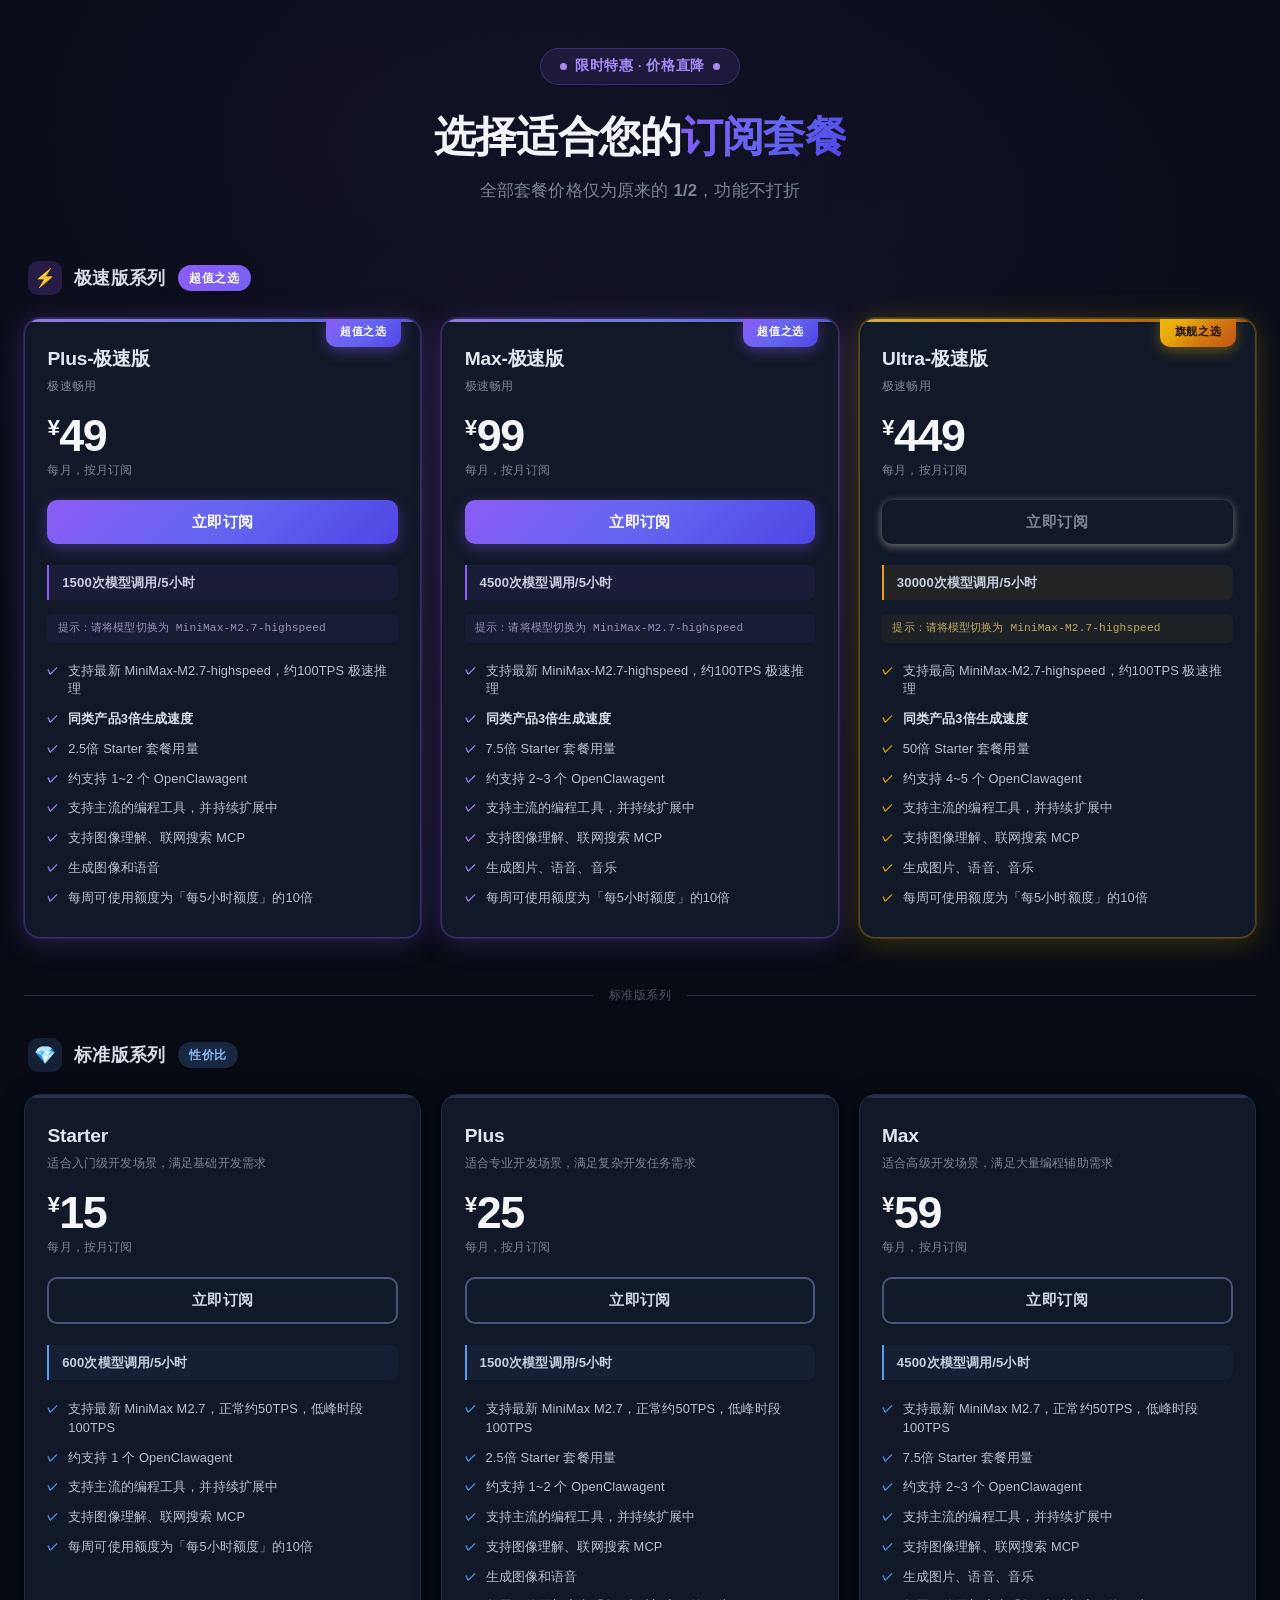
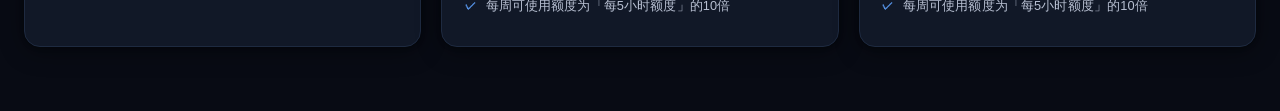
<file: web/static/codingplan.html>
<!DOCTYPE html>
<html lang="zh-CN">
<head>
    <meta charset="UTF-8">
    <meta name="viewport" content="width=device-width, initial-scale=1.0">
    <title>订阅套餐 - 超值之选</title>
    <style>
        :root {
            --bg-primary: #080b14;
            --bg-secondary: #0d111f;
            --bg-card: #111827;
            --bg-card-hover: #161e30;
            --border-color: #1e2a40;
            --border-accent: #4f3a8c;
            --text-primary: #e8eaf0;
            --text-secondary: #b0b8c8;
            --text-muted: #7b8496;
            --accent-purple: #8b5cf6;
            --accent-purple-light: #a78bfa;
            --accent-purple-dark: #6d3fd4;
            --accent-gold: #f0b90b;
            --accent-gold-dark: #c7940a;
            --accent-blue: #5b9cf5;
            --gradient-speed: linear-gradient(135deg, #8b5cf6 0%, #6366f1 50%, #4f46e5 100%);
            --gradient-speed-border: linear-gradient(135deg, #a78bfa 0%, #818cf8 50%, #6366f1 100%);
            --gradient-ultra: linear-gradient(135deg, #f0b90b 0%, #e8a40c 30%, #d4780f 60%, #c0561a 100%);
            --gradient-ultra-border: linear-gradient(135deg, #f5c842 0%, #e8a40c 40%, #d4780f 70%, #c0561a 100%);
            --shadow-card: 0 4px 24px rgba(0, 0, 0, 0.4), 0 1px 4px rgba(0, 0, 0, 0.3);
            --shadow-card-hover: 0 12px 40px rgba(0, 0, 0, 0.55), 0 2px 8px rgba(0, 0, 0, 0.35);
            --shadow-speed: 0 4px 28px rgba(139, 92, 246, 0.25), 0 0 0 1px rgba(139, 92, 246, 0.2);
            --shadow-ultra: 0 4px 32px rgba(240, 185, 11, 0.22), 0 0 0 1px rgba(240, 185, 11, 0.18);
            --radius-card: 16px;
            --radius-btn: 10px;
            --radius-tag: 20px;
            --transition-fast: 0.2s cubic-bezier(0.4, 0, 0.2, 1);
            --transition-smooth: 0.35s cubic-bezier(0.4, 0, 0.2, 1);
            --font-mono: 'SF Mono', 'Cascadia Code', 'JetBrains Mono', 'Fira Code', 'Consolas', monospace;
        }

        * {
            margin: 0;
            padding: 0;
            box-sizing: border-box;
        }

        html {
            font-size: 16px;
            scroll-behavior: smooth;
            -webkit-font-smoothing: antialiased;
            -moz-osx-font-smoothing: grayscale;
        }

        body {
            font-family: -apple-system, BlinkMacSystemFont, 'Segoe UI', 'PingFang SC', 'Hiragino Sans GB', 'Microsoft YaHei', 'Noto Sans SC', sans-serif;
            background: var(--bg-primary);
            color: var(--text-primary);
            min-height: 100vh;
            line-height: 1.6;
            letter-spacing: 0.01em;
            background-image:
                radial-gradient(ellipse at 30% 15%, rgba(139, 92, 246, 0.06) 0%, transparent 60%),
                radial-gradient(ellipse at 70% 25%, rgba(99, 102, 241, 0.05) 0%, transparent 55%),
                radial-gradient(ellipse at 50% 60%, rgba(240, 185, 11, 0.03) 0%, transparent 50%);
            background-attachment: fixed;
        }

        /* ── 主容器 ── */
        .page-wrapper {
            max-width: 1280px;
            margin: 0 auto;
            padding: 3rem 1.5rem 4rem;
        }

        /* ── 页面头部 ── */
        .page-header {
            text-align: center;
            margin-bottom: 3.5rem;
        }
        .page-header .badge-row {
            display: inline-flex;
            align-items: center;
            gap: 0.5rem;
            background: rgba(139, 92, 246, 0.12);
            border: 1px solid rgba(139, 92, 246, 0.28);
            border-radius: 24px;
            padding: 0.4rem 1.2rem;
            margin-bottom: 1.2rem;
            font-size: 0.85rem;
            font-weight: 600;
            color: var(--accent-purple-light);
            letter-spacing: 0.04em;
        }
        .page-header .badge-row .dot {
            width: 7px;
            height: 7px;
            border-radius: 50%;
            background: var(--accent-purple-light);
            animation: pulse-dot 2s ease-in-out infinite;
        }
        @keyframes pulse-dot {
            0%,
            100% {
                opacity: 1;
                box-shadow: 0 0 0 0 rgba(167, 139, 250, 0.6);
            }
            50% {
                opacity: 0.5;
                box-shadow: 0 0 0 10px rgba(167, 139, 250, 0);
            }
        }
        .page-header h1 {
            font-size: 2.6rem;
            font-weight: 700;
            letter-spacing: -0.02em;
            color: #f1f3f9;
            margin-bottom: 0.5rem;
        }
        .page-header h1 .highlight {
            background: var(--gradient-speed);
            -webkit-background-clip: text;
            -webkit-text-fill-color: transparent;
            background-clip: text;
            color: transparent;
        }
        .page-header .subtitle {
            font-size: 1.05rem;
            color: var(--text-muted);
            font-weight: 400;
        }

        /* ── Section 标签 ── */
        .section-label {
            display: flex;
            align-items: center;
            gap: 0.75rem;
            margin-bottom: 1.4rem;
            padding-left: 0.25rem;
        }
        .section-label .icon-wrapper {
            width: 34px;
            height: 34px;
            border-radius: 10px;
            display: flex;
            align-items: center;
            justify-content: center;
            font-size: 1.1rem;
            flex-shrink: 0;
        }
        .section-label.speed .icon-wrapper {
            background: rgba(139, 92, 246, 0.2);
            color: var(--accent-purple-light);
        }
        .section-label.standard .icon-wrapper {
            background: rgba(91, 156, 245, 0.15);
            color: var(--accent-blue);
        }
        .section-label .label-text {
            font-weight: 700;
            font-size: 1.15rem;
            letter-spacing: 0.02em;
            color: #d8dce6;
        }
        .section-label .label-badge {
            font-size: 0.72rem;
            font-weight: 700;
            padding: 0.25rem 0.7rem;
            border-radius: 14px;
            letter-spacing: 0.05em;
            text-transform: uppercase;
        }
        .section-label.speed .label-badge {
            background: linear-gradient(135deg, #8b5cf6, #6366f1);
            color: #fff;
            animation: shimmer-badge 3s ease-in-out infinite;
            background-size: 200% 200%;
        }
        @keyframes shimmer-badge {
            0%,
            100% {
                background-position: 0% 50%;
            }
            50% {
                background-position: 100% 50%;
            }
        }

        /* ── 卡片网格 ── */
        .cards-grid {
            display: grid;
            grid-template-columns: repeat(3, 1fr);
            gap: 1.25rem;
            margin-bottom: 3rem;
        }
        .cards-grid.standard-tier {
            margin-bottom: 0;
        }

        /* ── 卡片 ── */
        .card {
            position: relative;
            background: var(--bg-card);
            border-radius: var(--radius-card);
            padding: 1.6rem 1.4rem 1.5rem;
            border: 1px solid var(--border-color);
            box-shadow: var(--shadow-card);
            transition: all var(--transition-smooth);
            display: flex;
            flex-direction: column;
            cursor: default;
            overflow: hidden;
        }
        .card::before {
            content: '';
            position: absolute;
            top: 0;
            left: 0;
            right: 0;
            height: 3px;
            border-radius: 3px 3px 0 0;
            opacity: 0;
            transition: opacity var(--transition-smooth);
        }
        .card:hover {
            background: var(--bg-card-hover);
            box-shadow: var(--shadow-card-hover);
            transform: translateY(-4px);
            border-color: #2a3450;
        }
        .card:hover::before {
            opacity: 1;
        }

        /* 极速版卡片 */
        .card.speed-tier {
            border-color: rgba(139, 92, 246, 0.3);
            box-shadow: var(--shadow-speed);
        }
        .card.speed-tier::before {
            background: var(--gradient-speed-border);
            opacity: 0.85;
        }
        .card.speed-tier:hover {
            border-color: rgba(139, 92, 246, 0.55);
            box-shadow: 0 14px 44px rgba(139, 92, 246, 0.3), 0 0 0 1px rgba(139, 92, 246, 0.25);
        }
        .card.speed-tier.ultra {
            border-color: rgba(240, 185, 11, 0.3);
            box-shadow: var(--shadow-ultra);
        }
        .card.speed-tier.ultra::before {
            background: var(--gradient-ultra-border);
            opacity: 0.85;
        }
        .card.speed-tier.ultra:hover {
            border-color: rgba(240, 185, 11, 0.5);
            box-shadow: 0 14px 44px rgba(240, 185, 11, 0.28), 0 0 0 1px rgba(240, 185, 11, 0.2);
        }
        .card.standard-tier::before {
            background: #3b4870;
            opacity: 0.5;
        }
        .card.standard-tier:hover::before {
            opacity: 0.9;
        }
        .card.standard-tier:hover {
            border-color: #3b4870;
        }

        /* 超值之选角标 */
        .top-badge {
            position: absolute;
            top: -1px;
            right: 1.2rem;
            background: var(--gradient-speed);
            color: #fff;
            font-size: 0.7rem;
            font-weight: 700;
            padding: 0.35rem 0.9rem;
            border-radius: 0 0 10px 10px;
            letter-spacing: 0.06em;
            z-index: 2;
            box-shadow: 0 4px 14px rgba(139, 92, 246, 0.4);
            white-space: nowrap;
        }
        .card.speed-tier.ultra .top-badge {
            background: var(--gradient-ultra);
            box-shadow: 0 4px 14px rgba(240, 185, 11, 0.35);
            color: #1a1000;
        }

        /* 卡片内容 */
        .card-title {
            font-size: 1.2rem;
            font-weight: 700;
            letter-spacing: -0.01em;
            margin-bottom: 0.15rem;
            color: #e2e6f0;
            position: relative;
            z-index: 1;
        }
        .card-subtitle {
            font-size: 0.78rem;
            color: var(--text-muted);
            margin-bottom: 1rem;
            font-weight: 400;
            position: relative;
            z-index: 1;
        }
        .card-price {
            font-size: 2.8rem;
            font-weight: 800;
            letter-spacing: -0.03em;
            color: #f5f6fa;
            line-height: 1;
            margin-bottom: 0.2rem;
            position: relative;
            z-index: 1;
        }
        .card-price .currency {
            font-size: 1.4rem;
            font-weight: 600;
            vertical-align: super;
            margin-right: 0.05rem;
        }
        .card-billing {
            font-size: 0.78rem;
            color: var(--text-muted);
            margin-bottom: 1.2rem;
            font-weight: 400;
            position: relative;
            z-index: 1;
        }

        /* 按钮 */
        .btn-subscribe {
            display: block;
            width: 100%;
            padding: 0.7rem 1rem;
            border-radius: var(--radius-btn);
            font-size: 0.95rem;
            font-weight: 700;
            letter-spacing: 0.03em;
            cursor: pointer;
            text-align: center;
            border: none;
            transition: all var(--transition-fast);
            position: relative;
            z-index: 1;
            text-decoration: none;
            color: #fff;
            margin-bottom: 1.3rem;
            outline: none;
            -webkit-tap-highlight-color: transparent;
            user-select: none;
        }
        .btn-subscribe.speed-btn {
            background: var(--gradient-speed);
            box-shadow: 0 4px 16px rgba(139, 92, 246, 0.35);
        }
        .btn-subscribe.speed-btn:hover {
            box-shadow: 0 6px 24px rgba(139, 92, 246, 0.5);
            transform: translateY(-1px);
        }
        .btn-subscribe.speed-btn:active {
            transform: scale(0.97);
            box-shadow: 0 2px 8px rgba(139, 92, 246, 0.3);
        }
        .btn-subscribe.ultra-btn {
            background: var(--gradient-ultra);
            box-shadow: 0 4px 16px rgba(240, 185, 11, 0.3);
            color: #1a0f00;
        }
        .btn-subscribe.ultra-btn:hover {
            box-shadow: 0 6px 24px rgba(240, 185, 11, 0.45);
            transform: translateY(-1px);
        }
        .btn-subscribe.ultra-btn:active {
            transform: scale(0.97);
            box-shadow: 0 2px 8px rgba(240, 185, 11, 0.25);
        }
        .btn-subscribe.speed-btn:disabled,
        .btn-subscribe.ultra-btn:disabled {
            background: var(--bg-btn-disabled);
            box-shadow: 0 2px 8px rgb(122, 116, 116);
            color: var(--text-muted);
            cursor: not-allowed;
        }
        .btn-subscribe.standard-btn {
            background: transparent;
            border: 2px solid #4a5578;
            color: #d0d6e4;
            box-shadow: none;
        }
        .btn-subscribe.standard-btn:hover {
            border-color: #6b7aab;
            color: #fff;
            box-shadow: 0 4px 16px rgba(107, 122, 171, 0.2);
        }
        .btn-subscribe.standard-btn:active {
            transform: scale(0.97);
            border-color: #8b9ac7;
        }

        /* 调用次数高亮 */
        .usage-highlight {
            background: rgba(139, 92, 246, 0.08);
            border-left: 2.5px solid var(--accent-purple);
            padding: 0.45rem 0.8rem;
            border-radius: 0 8px 8px 0;
            margin-bottom: 0.9rem;
            font-size: 0.82rem;
            font-weight: 600;
            color: #c8d0e0;
            position: relative;
            z-index: 1;
            letter-spacing: 0.01em;
        }
        .card.speed-tier.ultra .usage-highlight {
            background: rgba(240, 185, 11, 0.07);
            border-left-color: #e8a40c;
        }
        .card.standard-tier .usage-highlight {
            background: rgba(91, 156, 245, 0.06);
            border-left-color: var(--accent-blue);
        }

        /* 模型提示 */
        .model-hint {
            font-size: 0.7rem;
            color: #9a8fc0;
            background: rgba(139, 92, 246, 0.06);
            border-radius: 6px;
            padding: 0.4rem 0.65rem;
            margin-bottom: 0.85rem;
            font-family: var(--font-mono);
            letter-spacing: 0.01em;
            position: relative;
            z-index: 1;
            word-break: break-all;
            line-height: 1.4;
        }
        .card.speed-tier.ultra .model-hint {
            color: #c0a860;
            background: rgba(240, 185, 11, 0.05);
        }

        /* 特性列表 */
        .features-list {
            list-style: none;
            padding: 0;
            margin: 0;
            position: relative;
            z-index: 1;
            flex-grow: 1;
        }
        .features-list li {
            font-size: 0.8rem;
            color: #b8c0d2;
            padding: 0.35rem 0;
            padding-left: 1.3rem;
            position: relative;
            line-height: 1.45;
            letter-spacing: 0.01em;
        }
        .features-list li::before {
            content: '✓';
            position: absolute;
            left: 0;
            top: 0.35rem;
            font-weight: 700;
            font-size: 0.7rem;
            color: #6fb87f;
        }
        .card.speed-tier .features-list li::before {
            color: #a78bfa;
        }
        .card.speed-tier.ultra .features-list li::before {
            color: #e8a40c;
        }
        .card.standard-tier .features-list li::before {
            color: #5b9cf5;
        }
        .features-list li.feature-highlight {
            font-weight: 600;
            color: #d8dde8;
        }

        /* ── 分隔线 ── */
        .section-divider {
            display: flex;
            align-items: center;
            gap: 1rem;
            margin: 2.5rem 0 2rem;
            color: var(--text-muted);
            font-size: 0.78rem;
            font-weight: 500;
            letter-spacing: 0.04em;
            text-transform: uppercase;
        }
        .section-divider::before,
        .section-divider::after {
            content: '';
            flex: 1;
            height: 1px;
            background: var(--border-color);
        }
        .section-divider span {
            opacity: 0.6;
        }

        /* ── 响应式设计 ── */

        /* 平板：两列 */
        @media (max-width: 1024px) {
            .cards-grid {
                grid-template-columns: repeat(2, 1fr);
                gap: 1rem;
            }
            .card {
                padding: 1.4rem 1.2rem 1.3rem;
            }
            .card-price {
                font-size: 2.4rem;
            }
            .page-header h1 {
                font-size: 2.2rem;
            }
        }

        /* 手机端：单列为主，紧凑布局 */
        @media (max-width: 768px) {
            html {
                font-size: 15px;
            }
            .page-wrapper {
                padding: 1.8rem 0.9rem 2.5rem;
            }
            .page-header {
                margin-bottom: 2rem;
            }
            .page-header h1 {
                font-size: 1.7rem;
            }
            .page-header .subtitle {
                font-size: 0.9rem;
            }
            .page-header .badge-row {
                font-size: 0.75rem;
                padding: 0.3rem 0.9rem;
            }

            /* 极速版保持两列（小卡片），普通版也两列 */
            .cards-grid {
                grid-template-columns: repeat(2, 1fr);
                gap: 0.7rem;
                margin-bottom: 1.8rem;
            }
            .cards-grid.standard-tier {
                grid-template-columns: repeat(2, 1fr);
                gap: 0.7rem;
            }

            .card {
                padding: 1rem 0.8rem 1rem;
                border-radius: 12px;
            }
            .card-title {
                font-size: 0.95rem;
            }
            .card-subtitle {
                font-size: 0.68rem;
                margin-bottom: 0.6rem;
            }
            .card-price {
                font-size: 1.8rem;
            }
            .card-price .currency {
                font-size: 1rem;
            }
            .card-billing {
                font-size: 0.68rem;
                margin-bottom: 0.8rem;
            }
            .btn-subscribe {
                font-size: 0.8rem;
                padding: 0.55rem 0.6rem;
                border-radius: 8px;
                margin-bottom: 0.9rem;
            }
            .usage-highlight {
                font-size: 0.7rem;
                padding: 0.3rem 0.55rem;
                margin-bottom: 0.6rem;
            }
            .model-hint {
                font-size: 0.62rem;
                padding: 0.3rem 0.45rem;
                margin-bottom: 0.6rem;
                border-radius: 4px;
            }
            .features-list li {
                font-size: 0.68rem;
                padding: 0.25rem 0;
                padding-left: 1rem;
            }
            .features-list li::before {
                font-size: 0.6rem;
                top: 0.28rem;
            }
            .top-badge {
                font-size: 0.6rem;
                padding: 0.25rem 0.6rem;
                right: 0.6rem;
                border-radius: 0 0 7px 7px;
            }
            .section-label {
                margin-bottom: 0.9rem;
                gap: 0.4rem;
            }
            .section-label .label-text {
                font-size: 0.95rem;
            }
            .section-label .label-badge {
                font-size: 0.62rem;
                padding: 0.2rem 0.5rem;
            }
            .section-label .icon-wrapper {
                width: 26px;
                height: 26px;
                border-radius: 7px;
                font-size: 0.9rem;
            }
            .section-divider {
                margin: 1.6rem 0 1.2rem;
                font-size: 0.65rem;
                gap: 0.5rem;
            }
        }

        /* 特小屏幕（<400px）：极速版第一张卡片全宽突出，其余两列 */
        @media (max-width: 420px) {
            .cards-grid {
                grid-template-columns: 1fr 1fr;
                gap: 0.5rem;
            }
            .card {
                padding: 0.85rem 0.65rem 0.85rem;
                border-radius: 10px;
            }
            .card-title {
                font-size: 0.85rem;
            }
            .card-price {
                font-size: 1.5rem;
            }
            .card-price .currency {
                font-size: 0.85rem;
            }
            .btn-subscribe {
                font-size: 0.72rem;
                padding: 0.5rem 0.4rem;
                border-radius: 7px;
            }
            .features-list li {
                font-size: 0.64rem;
                padding-left: 0.85rem;
            }
            .top-badge {
                font-size: 0.55rem;
                padding: 0.2rem 0.5rem;
                right: 0.3rem;
            }
            .model-hint {
                font-size: 0.58rem;
            }
            .usage-highlight {
                font-size: 0.65rem;
            }
        }

        /* ── 焦点可见 ── */
        .btn-subscribe:focus-visible {
            outline: 3px solid rgba(167, 139, 250, 0.7);
            outline-offset: 3px;
        }
        .card:focus-within {
            border-color: rgba(167, 139, 250, 0.5);
            box-shadow: 0 0 0 3px rgba(139, 92, 246, 0.08);
        }

        /* ── 打印样式 ── */
        @media print {
            body {
                background: #fff;
                color: #000;
            }
            .card {
                box-shadow: none;
                border: 1px solid #ccc;
                break-inside: avoid;
            }
            .btn-subscribe {
                background: #ddd !important;
                color: #000 !important;
            }
        }
    </style>
</head>
<body>

    <div class="page-wrapper">

        <!-- ========== 页面头部 ========== -->
        <header class="page-header">
            <div class="badge-row">
                <span class="dot"></span> 限时特惠 · 价格直降
                <span class="dot"></span>
            </div>
            <h1>选择适合您的<span class="highlight">订阅套餐</span></h1>
            <p class="subtitle">全部套餐价格仅为原来的 <strong>1/2</strong>，功能不打折</p>
        </header>

        <!-- ========== 极速版套餐 ========== -->
        <div class="section-label speed">
            <div class="icon-wrapper">⚡</div>
            <span class="label-text">极速版系列</span>
            <span class="label-badge">超值之选</span>
        </div>

        <div class="cards-grid">
            <!-- Plus-极速版 -->
            <article class="card speed-tier">
                <span class="top-badge">超值之选</span>
                <h3 class="card-title">Plus-极速版</h3>
                <p class="card-subtitle">极速畅用</p>
                <div class="card-price"><span class="currency">¥</span>49</div>
                <p class="card-billing">每月，按月订阅</p>
                <button class="btn-subscribe speed-btn" aria-label="订阅 Plus-极速版">立即订阅</button>
                <div class="usage-highlight">1500次模型调用/5小时</div>
                <div class="model-hint">提示：请将模型切换为 MiniMax-M2.7-highspeed</div>
                <ul class="features-list">
                    <li>支持最新 MiniMax-M2.7-highspeed，约100TPS 极速推理</li>
                    <li class="feature-highlight">同类产品3倍生成速度</li>
                    <li>2.5倍 Starter 套餐用量</li>
                    <li>约支持 1~2 个 OpenClawagent</li>
                    <li>支持主流的编程工具，并持续扩展中</li>
                    <li>支持图像理解、联网搜索 MCP</li>
                    <li>生成图像和语音</li>
                    <li>每周可使用额度为「每5小时额度」的10倍</li>
                </ul>
            </article>

            <!-- Max-极速版 -->
            <article class="card speed-tier">
                <span class="top-badge">超值之选</span>
                <h3 class="card-title">Max-极速版</h3>
                <p class="card-subtitle">极速畅用</p>
                <div class="card-price"><span class="currency">¥</span>99</div>
                <p class="card-billing">每月，按月订阅</p>
                <button class="btn-subscribe speed-btn" aria-label="订阅 Max-极速版">立即订阅</button>
                <div class="usage-highlight">4500次模型调用/5小时</div>
                <div class="model-hint">提示：请将模型切换为 MiniMax-M2.7-highspeed</div>
                <ul class="features-list">
                    <li>支持最新 MiniMax-M2.7-highspeed，约100TPS 极速推理</li>
                    <li class="feature-highlight">同类产品3倍生成速度</li>
                    <li>7.5倍 Starter 套餐用量</li>
                    <li>约支持 2~3 个 OpenClawagent</li>
                    <li>支持主流的编程工具，并持续扩展中</li>
                    <li>支持图像理解、联网搜索 MCP</li>
                    <li>生成图片、语音、音乐</li>
                    <li>每周可使用额度为「每5小时额度」的10倍</li>
                </ul>
            </article>

            <!-- Ultra-极速版 -->
            <article class="card speed-tier ultra">
                <span class="top-badge">旗舰之选</span>
                <h3 class="card-title">Ultra-极速版</h3>
                <p class="card-subtitle">极速畅用</p>
                <div class="card-price"><span class="currency">¥</span>449</div>
                <p class="card-billing">每月，按月订阅</p>
                <button class="btn-subscribe ultra-btn" disabled aria-label="订阅 Ultra-极速版">立即订阅</button>
                <div class="usage-highlight">30000次模型调用/5小时</div>
                <div class="model-hint">提示：请将模型切换为 MiniMax-M2.7-highspeed</div>
                <ul class="features-list">
                    <li>支持最高 MiniMax-M2.7-highspeed，约100TPS 极速推理</li>
                    <li class="feature-highlight">同类产品3倍生成速度</li>
                    <li>50倍 Starter 套餐用量</li>
                    <li>约支持 4~5 个 OpenClawagent</li>
                    <li>支持主流的编程工具，并持续扩展中</li>
                    <li>支持图像理解、联网搜索 MCP</li>
                    <li>生成图片、语音、音乐</li>
                    <li>每周可使用额度为「每5小时额度」的10倍</li>
                </ul>
            </article>
        </div>

        <!-- ========== 分隔线 ========== -->
        <div class="section-divider">
            <span>标准版系列</span>
        </div>

        <!-- ========== 标准版套餐 ========== -->
        <div class="section-label standard">
            <div class="icon-wrapper">💎</div>
            <span class="label-text">标准版系列</span>
            <span class="label-badge" style="background:rgba(91,156,245,0.2);color:#8cb8f5;">性价比</span>
        </div>

        <div class="cards-grid standard-tier">
            <!-- Starter -->
            <article class="card standard-tier">
                <h3 class="card-title">Starter</h3>
                <p class="card-subtitle">适合入门级开发场景，满足基础开发需求</p>
                <div class="card-price"><span class="currency">¥</span>15</div>
                <p class="card-billing">每月，按月订阅</p>
                <button class="btn-subscribe standard-btn" aria-label="订阅 Starter">立即订阅</button>
                <div class="usage-highlight">600次模型调用/5小时</div>
                <ul class="features-list">
                    <li>支持最新 MiniMax M2.7，正常约50TPS，低峰时段100TPS</li>
                    <li>约支持 1 个 OpenClawagent</li>
                    <li>支持主流的编程工具，并持续扩展中</li>
                    <li>支持图像理解、联网搜索 MCP</li>
                    <li>每周可使用额度为「每5小时额度」的10倍</li>
                </ul>
            </article>

            <!-- Plus -->
            <article class="card standard-tier">
                <h3 class="card-title">Plus</h3>
                <p class="card-subtitle">适合专业开发场景，满足复杂开发任务需求</p>
                <div class="card-price"><span class="currency">¥</span>25</div>
                <p class="card-billing">每月，按月订阅</p>
                <button class="btn-subscribe standard-btn" aria-label="订阅 Plus">立即订阅</button>
                <div class="usage-highlight">1500次模型调用/5小时</div>
                <ul class="features-list">
                    <li>支持最新 MiniMax M2.7，正常约50TPS，低峰时段100TPS</li>
                    <li>2.5倍 Starter 套餐用量</li>
                    <li>约支持 1~2 个 OpenClawagent</li>
                    <li>支持主流的编程工具，并持续扩展中</li>
                    <li>支持图像理解、联网搜索 MCP</li>
                    <li>生成图像和语音</li>
                    <li>每周可使用额度为「每5小时额度」的10倍</li>
                </ul>
            </article>

            <!-- Max -->
            <article class="card standard-tier">
                <h3 class="card-title">Max</h3>
                <p class="card-subtitle">适合高级开发场景，满足大量编程辅助需求</p>
                <div class="card-price"><span class="currency">¥</span>59</div>
                <p class="card-billing">每月，按月订阅</p>
                <button class="btn-subscribe standard-btn" aria-label="订阅 Max">立即订阅</button>
                <div class="usage-highlight">4500次模型调用/5小时</div>
                <ul class="features-list">
                    <li>支持最新 MiniMax M2.7，正常约50TPS，低峰时段100TPS</li>
                    <li>7.5倍 Starter 套餐用量</li>
                    <li>约支持 2~3 个 OpenClawagent</li>
                    <li>支持主流的编程工具，并持续扩展中</li>
                    <li>支持图像理解、联网搜索 MCP</li>
                    <li>生成图片、语音、音乐</li>
                    <li>每周可使用额度为「每5小时额度」的10倍</li>
                </ul>
            </article>
        </div>

    </div>

    <!-- ── 轻量交互：按钮点击反馈 ── -->
    <script>
        document.addEventListener('DOMContentLoaded', () => {
            const allButtons = document.querySelectorAll('.btn-subscribe');
            allButtons.forEach(btn => {
                btn.addEventListener('click', function(e) {
                    // 简单的点击涟漪反馈
                    const ripple = document.createElement('span');
                    ripple.style.cssText = `
                            position: absolute;
                            border-radius: 50%;
                            background: rgba(255,255,255,0.35);
                            transform: scale(0);
                            animation: ripple-anim 0.55s ease-out forwards;
                            pointer-events: none;
                            left: ${e.offsetX || e.clientX - btn.getBoundingClientRect().left}px;
                            top: ${e.offsetY || e.clientY - btn.getBoundingClientRect().top}px;
                            width: 20px;
                            height: 20px;
                            margin-left: -10px;
                            margin-top: -10px;
                          `;
                    btn.style.position = btn.style.position || 'relative';
                    btn.style.overflow = 'hidden';
                    btn.appendChild(ripple);
                    ripple.addEventListener('animationend', () => ripple.remove());

                    // 模拟订阅提示
                    const cardTitle = btn.closest('.card')?.querySelector('.card-title')
                        ?.textContent || '套餐';
                    const priceEl = btn.closest('.card')?.querySelector('.card-price')?.textContent ||
                        '';
                    console.log(`📦 订阅意向：${cardTitle.trim()} — ${priceEl.trim()}/月`);
                });
            });

            // 注入涟漪动画关键帧
            const styleSheet = document.createElement('style');
            styleSheet.textContent = `
                    @keyframes ripple-anim {
                      to { transform: scale(12); opacity: 0; }
                    }
                  `;
            document.head.appendChild(styleSheet);
        });
    </script>
</body>
</html>
</file>
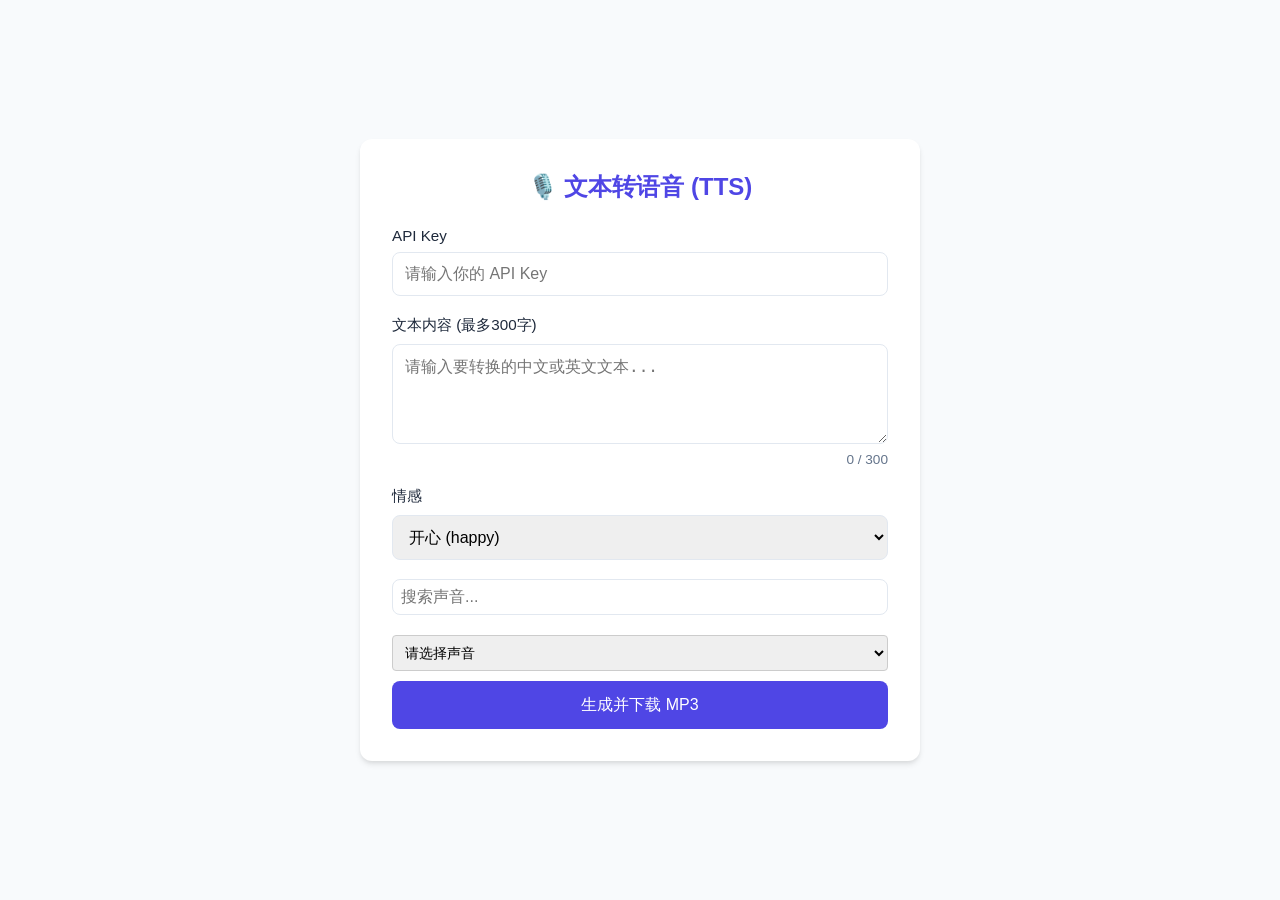
<file: web/static/test.html>
<!DOCTYPE html>
<html lang="zh-CN">
<head>
  <meta charset="UTF-8">
  <meta name="viewport" content="width=device-width, initial-scale=1.0">
  <title>文本转语音 (TTS) 工具</title>
  <style>
    :root {
      --primary: #4f46e5;
      --primary-hover: #4338ca;
      --bg: #f8fafc;
      --card: #ffffff;
      --text: #1e293b;
      --border: #e2e8f0;
      --success: #10b981;
      --error: #ef4444;
    }
    * { box-sizing: border-box; margin: 0; padding: 0; }
    body {
      font-family: -apple-system, BlinkMacSystemFont, "Segoe UI", Roboto, "Helvetica Neue", Arial, sans-serif;
      background: var(--bg);
      color: var(--text);
      display: flex;
      justify-content: center;
      align-items: center;
      min-height: 100vh;
      padding: 20px;
    }
    .container {
      background: var(--card);
      padding: 2rem;
      border-radius: 12px;
      box-shadow: 0 4px 6px -1px rgba(0,0,0,0.1), 0 2px 4px -1px rgba(0,0,0,0.06);
      width: 100%;
      max-width: 560px;
    }
    h2 { margin-bottom: 1.5rem; text-align: center; color: var(--primary); }
    .form-group { margin-bottom: 1.2rem; }
    label { display: block; margin-bottom: 0.5rem; font-weight: 500; font-size: 0.95rem; }
    input, textarea {
      width: 100%;
      padding: 0.75rem;
      border: 1px solid var(--border);
      border-radius: 8px;
      font-size: 1rem;
      transition: border-color 0.2s;
    }
    input:focus, textarea:focus { outline: none; border-color: var(--primary); }
    textarea { resize: vertical; min-height: 100px; }
    .char-count { text-align: right; font-size: 0.85rem; color: #64748b; margin-top: 0.25rem; }
    button {
      width: 100%;
      padding: 0.85rem;
      background: var(--primary);
      color: white;
      border: none;
      border-radius: 8px;
      font-size: 1rem;
      font-weight: 500;
      cursor: pointer;
      transition: background 0.2s;
    }
    button:hover:not(:disabled) { background: var(--primary-hover); }
    button:disabled { background: #94a3b8; cursor: not-allowed; }
    #status {
      margin-top: 1rem;
      padding: 0.75rem;
      border-radius: 8px;
      text-align: center;
      font-size: 0.95rem;
      display: none;
    }
    .status-loading { background: #e0f2fe; color: #0369a1; display: block !important; }
    .status-success { background: #dcfce7; color: #15803d; display: block !important; }
    .status-error { background: #fee2e2; color: #b91c1c; display: block !important; }
    #audioPlayer {
      width: 100%;
      margin-top: 1rem;
      display: none;
    }
    #downloadBtn {
      margin-top: 1rem;
      background: var(--success);
      display: none;
      text-decoration: none;
      text-align: center;
      padding: 0.85rem;
      border-radius: 8px;
      color: white;
      font-weight: 500;
    }
    #downloadBtn:hover { background: #059669; }
  </style>
</head>
<body>
  <div class="container">
    <h2>🎙️ 文本转语音 (TTS)</h2>
    
    <div class="form-group">
      <label for="apiKey">API Key</label>
      <input type="password" id="apiKey" placeholder="请输入你的 API Key">
    </div>

    <div class="form-group">
      <label for="text">文本内容 (最多300字)</label>
      <textarea id="text" maxlength="300" placeholder="请输入要转换的中文或英文文本..."></textarea>
      <div class="char-count"><span id="charCount">0</span> / 300</div>
    </div>
    <div class="form-group">
      <label for="emotion">情感</label>
      <select id="emotion" style="width: 100%; padding: 0.75rem; border: 1px solid var(--border); border-radius: 8px; font-size: 1rem;">
        <option value="happy" selected>开心 (happy)</option>
        <option value="sad">悲伤 (sad)</option>
        <option value="angry">愤怒 (angry)</option>
        <option value="neutral">中性 (neutral)</option>
      </select>
    </div>
    <div id="voice-container"></div>
 

    <button id="generateBtn">生成并下载 MP3</button>
    
    <div id="status"></div>
    <audio id="audioPlayer" controls></audio>
    <a id="downloadBtn" href="#" download="tts_output.mp3">⬇️ 下载 MP3 文件</a>
  </div>

  <script>
    const apiKeyInput = document.getElementById('apiKey');
    const textInput = document.getElementById('text');
    const charCount = document.getElementById('charCount');
    const generateBtn = document.getElementById('generateBtn');
    const statusDiv = document.getElementById('status');
    const audioPlayer = document.getElementById('audioPlayer');
    const downloadBtn = document.getElementById('downloadBtn');
    

    // 字数统计
    textInput.addEventListener('input', () => {
      charCount.textContent = textInput.value.length;
    });

    // 十六进制字符串转 ArrayBuffer
    function hexToArrayBuffer(hex) {
      hex = hex.replace(/\s/g, ''); // 去除空格
      if (hex.length % 2 !== 0) hex = '0' + hex; // 奇数位补0
      const bytes = new Uint8Array(hex.length / 2);
      for (let i = 0; i < hex.length; i += 2) {
        bytes[i / 2] = parseInt(hex.slice(i, i + 2), 16);
      }
      return bytes.buffer;
    }

    // 主逻辑
    generateBtn.addEventListener('click', async () => {
      const apiKey = apiKeyInput.value.trim();
      const text = textInput.value.trim();
      const voiceSelect = document.getElementById('voice-select');
      const selectedVoiceId = voiceSelect ? voiceSelect.value : "diadia_xuemei";
      const emotionSelect = document.getElementById('emotion');
      const selectedEmotion = emotionSelect ? emotionSelect.value : "happy";

      // 保存到 localStorage
      localStorage.setItem('tts_apiKey', apiKey);
      localStorage.setItem('tts_text', text);
      localStorage.setItem('tts_voiceId', selectedVoiceId);
      localStorage.setItem('tts_emotion', selectedEmotion);

      // 基础校验
      if (!apiKey) {
        showStatus('请输入 API Key', 'error');
        return;
      }
      if (!text) {
        showStatus('请输入文本内容', 'error');
        return;
      }

      // 重置 UI 状态
      showStatus('正在请求接口生成语音，请稍候...', 'loading');
      generateBtn.disabled = true;
      audioPlayer.style.display = 'none';
      downloadBtn.style.display = 'none';

      // 构造请求体 (与 curl 示例保持一致)
      const payload = {
        model: "speech-2.8-hd",
        text: text,
        stream: false,
        voice_setting: {
          voice_id: selectedVoiceId,
          speed: 1,
          vol: 1,
          pitch: 0,
          emotion: selectedEmotion
        },
        audio_setting: {
          sample_rate: 32000,
          bitrate: 128000,
          format: "mp3",
          channel: 1
        },
        pronunciation_dict: { tone: [] },
        subtitle_enable: false
      };

      try {
        const response = await fetch('https://api.nengpa.com/v1/t2a_v2', {
          method: 'POST',
          headers: {
            'Authorization': `Bearer ${apiKey}`,
            'Content-Type': 'application/json'
          },
          body: JSON.stringify(payload)
        });

        if (!response.ok) {
          throw new Error(`HTTP 错误: ${response.status} ${response.statusText}`);
        }

        const data = await response.json();

        // 检查业务状态码
        if (data.base_resp && data.base_resp.status_code === 0) {
          const hexAudio = data.data?.audio;
          if (!hexAudio) {
            throw new Error('接口返回成功，但未获取到 audio 数据');
          }

          // 16进制转 Blob
          const arrayBuffer = hexToArrayBuffer(hexAudio);
          const blob = new Blob([arrayBuffer], { type: 'audio/mpeg' });
          const audioUrl = URL.createObjectURL(blob);

          // 绑定音频播放器
          audioPlayer.src = audioUrl;
          audioPlayer.style.display = 'block';
          audioPlayer.play().catch(() => {}); // 自动播放可能被浏览器拦截

          // 绑定下载按钮
          downloadBtn.href = audioUrl;
          downloadBtn.style.display = 'block';

          showStatus('✅ 生成成功！可在线试听或下载', 'success');
        } else {
          throw new Error(data.base_resp?.status_msg || '接口返回业务错误');
        }
      } catch (error) {
        console.error('TTS Error:', error);
        showStatus(`❌ 失败: ${error.message}`, 'error');
      } finally {
        generateBtn.disabled = false;
      }
    });

    function showStatus(msg, type) {
      statusDiv.textContent = msg;
      statusDiv.className = ''; // 清除旧类
      statusDiv.classList.add(`status-${type}`);
    }














// 假设 voice 对象已提供
const voice = { "system_voice": [ {"voice_id":"male-qn-qingse","description":[],"voice_name":"青涩青年音色","created_time":"1970-01-01"},{"voice_id":"male-qn-jingying","description":[],"voice_name":"精英青年音色","created_time":"1970-01-01"},{"voice_id":"male-qn-badao","description":[],"voice_name":"霸道青年音色","created_time":"1970-01-01"},{"voice_id":"male-qn-daxuesheng","description":[],"voice_name":"青年大学生音色","created_time":"1970-01-01"},{"voice_id":"female-shaonv","description":[],"voice_name":"少女音色","created_time":"1970-01-01"},{"voice_id":"female-yujie","description":[],"voice_name":"御姐音色","created_time":"1970-01-01"},{"voice_id":"female-chengshu","description":[],"voice_name":"成熟女性音色","created_time":"1970-01-01"},{"voice_id":"female-tianmei","description":[],"voice_name":"甜美女性音色","created_time":"1970-01-01"},{"voice_id":"male-qn-qingse-jingpin","description":[],"voice_name":"青涩青年音色-beta","created_time":"1970-01-01"},{"voice_id":"male-qn-jingying-jingpin","description":[],"voice_name":"精英青年音色-beta","created_time":"1970-01-01"},{"voice_id":"male-qn-badao-jingpin","description":[],"voice_name":"霸道青年音色-beta","created_time":"1970-01-01"},{"voice_id":"male-qn-daxuesheng-jingpin","description":[],"voice_name":"青年大学生音色-beta","created_time":"1970-01-01"},{"voice_id":"female-shaonv-jingpin","description":[],"voice_name":"少女音色-beta","created_time":"1970-01-01"},{"voice_id":"female-yujie-jingpin","description":[],"voice_name":"御姐音色-beta","created_time":"1970-01-01"},{"voice_id":"female-chengshu-jingpin","description":[],"voice_name":"成熟女性音色-beta","created_time":"1970-01-01"},{"voice_id":"female-tianmei-jingpin","description":[],"voice_name":"甜美女性音色-beta","created_time":"1970-01-01"},{"voice_id":"clever_boy","description":[],"voice_name":"聪明男童","created_time":"1970-01-01"},{"voice_id":"cute_boy","description":[],"voice_name":"可爱男童","created_time":"1970-01-01"},{"voice_id":"lovely_girl","description":[],"voice_name":"萌萌女童","created_time":"1970-01-01"},{"voice_id":"cartoon_pig","description":[],"voice_name":"卡通猪小琪","created_time":"1970-01-01"},{"voice_id":"bingjiao_didi","description":[],"voice_name":"病娇弟弟","created_time":"1970-01-01"},{"voice_id":"junlang_nanyou","description":[],"voice_name":"俊朗男友","created_time":"1970-01-01"},{"voice_id":"chunzhen_xuedi","description":[],"voice_name":"纯真学弟","created_time":"1970-01-01"},{"voice_id":"lengdan_xiongzhang","description":[],"voice_name":"冷淡学长","created_time":"1970-01-01"},{"voice_id":"badao_shaoye","description":[],"voice_name":"霸道少爷","created_time":"1970-01-01"},{"voice_id":"tianxin_xiaoling","description":[],"voice_name":"甜心小玲","created_time":"1970-01-01"},{"voice_id":"qiaopi_mengmei","description":[],"voice_name":"俏皮萌妹","created_time":"1970-01-01"},{"voice_id":"wumei_yujie","description":[],"voice_name":"妩媚御姐","created_time":"1970-01-01"},{"voice_id":"diadia_xuemei","description":[],"voice_name":"嗲嗲学妹","created_time":"1970-01-01"},{"voice_id":"danya_xuejie","description":[],"voice_name":"淡雅学姐","created_time":"1970-01-01"},{"voice_id":"Santa_Claus ","description":[],"voice_name":"Santa Claus","created_time":"1970-01-01"},{"voice_id":"Grinch","description":[],"voice_name":"Grinch","created_time":"1970-01-01"},{"voice_id":"Rudolph","description":[],"voice_name":"Rudolph","created_time":"1970-01-01"},{"voice_id":"Arnold","description":[],"voice_name":"Arnold","created_time":"1970-01-01"},{"voice_id":"Charming_Santa","description":[],"voice_name":"Charming Santa","created_time":"1970-01-01"},{"voice_id":"Charming_Lady","description":[],"voice_name":"Charming Lady","created_time":"1970-01-01"},{"voice_id":"Sweet_Girl","description":[],"voice_name":"Sweet Girl","created_time":"1970-01-01"},{"voice_id":"Cute_Elf","description":[],"voice_name":"Cute Elf","created_time":"1970-01-01"},{"voice_id":"Attractive_Girl","description":[],"voice_name":"Attractive Girl","created_time":"1970-01-01"},{"voice_id":"Serene_Woman","description":[],"voice_name":"Serene Woman","created_time":"1970-01-01"},{"voice_id":"Chinese (Mandarin)_Reliable_Executive","description":["一位沉稳可靠的中年男性高管声音，标准普通话，传递出值得信赖的感觉。"],"voice_name":"沉稳高管","created_time":"1970-01-01"},{"voice_id":"Chinese (Mandarin)_News_Anchor","description":["一位专业、播音腔的中年女性新闻主播，标准普通话。"],"voice_name":"新闻女声","created_time":"1970-01-01"},{"voice_id":"Chinese (Mandarin)_Mature_Woman","description":["一位妩媚成熟的青年御姐声音，标准普通话。"],"voice_name":"傲娇御姐","created_time":"1970-01-01"},{"voice_id":"Chinese (Mandarin)_Unrestrained_Young_Man","description":["一位潇洒不羁的青年男性声音，标准普通话。"],"voice_name":"不羁青年","created_time":"1970-01-01"},{"voice_id":"Arrogant_Miss","description":["一位嚣张自信的青年女性声音，标准普通话，展现出优越感。"],"voice_name":"嚣张小姐","created_time":"1970-01-01"},{"voice_id":"Robot_Armor","description":["一位电子化、机器人般的青年男性声音，适合科幻或未来主义内容的标准普通话。"],"voice_name":"机械战甲","created_time":"1970-01-01"},{"voice_id":"Chinese (Mandarin)_Kind-hearted_Antie","description":["一位温和善良的中年大婶声音，标准普通话，温暖而体贴。"],"voice_name":"热心大婶","created_time":"1970-01-01"},{"voice_id":"Chinese (Mandarin)_HK_Flight_Attendant","description":["一位礼貌的中年女性空乘员声音，带有港式普通话口音，清晰而有礼。"],"voice_name":"港普空姐","created_time":"1970-01-01"},{"voice_id":"Chinese (Mandarin)_Humorous_Elder","description":["一位爽朗幽默的老年男性大爷声音，带有北方口音的中文，充满个性。"],"voice_name":"搞笑大爷","created_time":"1970-01-01"},{"voice_id":"Chinese (Mandarin)_Gentleman","description":["一位温润磁性的青年男性声音，标准普通话。"],"voice_name":"温润男声","created_time":"1970-01-01"},{"voice_id":"Chinese (Mandarin)_Warm_Bestie","description":["一位温暖清脆的青年女性闺蜜声音，标准普通话，友好而清晰。"],"voice_name":"温暖闺蜜","created_time":"1970-01-01"},{"voice_id":"Chinese (Mandarin)_Male_Announcer","description":["一位富有磁性的中年男性播报员声音，标准普通话，清晰而权威。"],"voice_name":"播报男声","created_time":"1970-01-01"},{"voice_id":"Chinese (Mandarin)_Sweet_Lady","description":["一位温柔甜美的青年女性声音，标准普通话。"],"voice_name":"甜美女声","created_time":"1970-01-01"},{"voice_id":"Chinese (Mandarin)_Southern_Young_Man","description":["一位质朴的青年男性声音，带有南方口音的中文。"],"voice_name":"南方小哥","created_time":"1970-01-01"},{"voice_id":"Chinese (Mandarin)_Wise_Women","description":["一位富有阅历、声音抒情的中年姐姐声音，标准普通话。"],"voice_name":"阅历姐姐","created_time":"1970-01-01"},{"voice_id":"Chinese (Mandarin)_Gentle_Youth","description":["一位温柔的青年男性声音，标准普通话。"],"voice_name":"温润青年","created_time":"1970-01-01"},{"voice_id":"Chinese (Mandarin)_Warm_Girl","description":["一位温柔温暖的少年女声，标准普通话。"],"voice_name":"温暖少女","created_time":"1970-01-01"},{"voice_id":"Chinese (Mandarin)_Kind-hearted_Elder","description":["一位慈祥和蔼的老年女性奶奶声音，标准普通话。"],"voice_name":"花甲奶奶","created_time":"1970-01-01"},{"voice_id":"Chinese (Mandarin)_Cute_Spirit","description":["一位呆萌可爱的少年男声，适合憨厚的萌兽角色。"],"voice_name":"憨憨萌兽","created_time":"1970-01-01"},{"voice_id":"Chinese (Mandarin)_Radio_Host","description":["一位富有诗意的青年男性电台主播声音，标准普通话，声音流畅引人入胜。"],"voice_name":"电台男主播","created_time":"1970-01-01"},{"voice_id":"Chinese (Mandarin)_Lyrical_Voice","description":["一位磁性抒情的青年男性声音，标准普通话，流畅而富有表现力。"],"voice_name":"抒情男声","created_time":"1970-01-01"},{"voice_id":"Chinese (Mandarin)_Straightforward_Boy","description":["一位认真率真的少年弟弟声音，标准普通话。"],"voice_name":"率真弟弟","created_time":"1970-01-01"},{"voice_id":"Chinese (Mandarin)_Sincere_Adult","description":["一位真诚、富有鼓励性的青年男性声音，标准普通话。"],"voice_name":"真诚青年","created_time":"1970-01-01"},{"voice_id":"Chinese (Mandarin)_Gentle_Senior","description":["一位温暖温柔的青年学姐声音，标准普通话。"],"voice_name":"温柔学姐","created_time":"1970-01-01"},{"voice_id":"Chinese (Mandarin)_Stubborn_Friend","description":["一位嘴硬心软、不羁的青年竹马声音，标准普通话。"],"voice_name":"嘴硬竹马","created_time":"1970-01-01"},{"voice_id":"Chinese (Mandarin)_Crisp_Girl","description":["一位温暖清脆的少女声音，标准普通话。"],"voice_name":"清脆少女","created_time":"1970-01-01"},{"voice_id":"Chinese (Mandarin)_Pure-hearted_Boy","description":["一位认真清澈的邻家少年弟弟声音，标准普通话。"],"voice_name":"清澈邻家弟弟","created_time":"1970-01-01"},{"voice_id":"Chinese (Mandarin)_Soft_Girl","description":["一位温暖柔软的青年女性声音，带有南方口音的中文。"],"voice_name":"软软女孩","created_time":"1970-01-01"},{"voice_id":"Cantonese_ProfessionalHost（F)","description":["一位中性、专业的青年女性粤语主持人声音。"],"voice_name":"专业女主持","created_time":"1970-01-01"},{"voice_id":"Cantonese_GentleLady","description":["一位平静温柔的青年女性粤语声音。"],"voice_name":"温柔女声","created_time":"1970-01-01"},{"voice_id":"Cantonese_ProfessionalHost（M)","description":["一位中性、专业的青年男性粤语主持人声音。"],"voice_name":"专业男主持","created_time":"1970-01-01"},{"voice_id":"Cantonese_PlayfulMan","description":["一位活泼深情的青年男性粤语声音。"],"voice_name":"活泼男声","created_time":"1970-01-01"},{"voice_id":"Cantonese_CuteGirl","description":["一位柔和可爱的青年女性粤语声音。"],"voice_name":"可爱女孩","created_time":"1970-01-01"},{"voice_id":"Cantonese_KindWoman","description":["一位亲切善良的青年女性粤语声音。"],"voice_name":"善良女声","created_time":"1970-01-01"},{"voice_id":"English_Trustworthy_Man","description":["一位值得信赖、富有磁性的青年男性声音，带通用美式口音。"],"voice_name":"Trustworthy Man","created_time":"1970-01-01"},{"voice_id":"English_Graceful_Lady","description":["一位优雅的中年女士，带有经典的英式口音，散发着成熟的魅力。"],"voice_name":"Graceful Lady","created_time":"1970-01-01"},{"voice_id":"English_Aussie_Bloke","description":["一位阳光开朗的青年男性，带有独特的澳大利亚口音。"],"voice_name":"Aussie Bloke","created_time":"1970-01-01"},{"voice_id":"English_Whispering_girl","description":["一位青年女性的轻柔耳语声，带通用美式口音，非常适合ASMR内容。"],"voice_name":"Whispering girl","created_time":"1970-01-01"},{"voice_id":"English_Diligent_Man","description":["一位真诚勤奋的青年男性，带有印度口音。"],"voice_name":"Diligent Man","created_time":"1970-01-01"},{"voice_id":"English_Gentle-voiced_man","description":["一位声音温柔、富有磁性的青年男性，带通用美式口音。"],"voice_name":"Gentle-voiced man","created_time":"1970-01-01"},{"voice_id":"Japanese_IntellectualSenior","description":["一位成熟知性的青年男性日语声音，听起来少年老成。"],"voice_name":"Intellectual Senior","created_time":"1970-01-01"},{"voice_id":"Japanese_DecisivePrincess","description":["一位坚定果断的青年公主声音，日语。"],"voice_name":"Decisive Princess","created_time":"1970-01-01"},{"voice_id":"Japanese_LoyalKnight","description":["一位年轻忠诚的青年男性骑士声音，日语。"],"voice_name":"Loyal Knight","created_time":"1970-01-01"},{"voice_id":"Japanese_DominantMan","description":["一位成熟强势的中年男性声音，日语。"],"voice_name":"Dominant Man","created_time":"1970-01-01"},{"voice_id":"Japanese_SeriousCommander","description":["一位严肃可靠的青年男性指挥官声音，日语。"],"voice_name":"Serious Commander","created_time":"1970-01-01"},{"voice_id":"Japanese_ColdQueen","description":["一位冷漠的青年女王声音，日语。"],"voice_name":"Cold Queen","created_time":"1970-01-01"},{"voice_id":"Japanese_DependableWoman","description":["一位稳重可靠的青年女性声音，日语。"],"voice_name":"Dependable Woman","created_time":"1970-01-01"},{"voice_id":"Japanese_GentleButler","description":["一位迷人温柔的青年男性管家声音，日语。"],"voice_name":"Gentle Butler","created_time":"1970-01-01"},{"voice_id":"Japanese_KindLady","description":["一位迷人善良的青年女性声音，日语。"],"voice_name":"Kind Lady","created_time":"1970-01-01"},{"voice_id":"Japanese_CalmLady","description":["一位沉静迷人的青年女性声音，日语。"],"voice_name":"Calm Lady","created_time":"1970-01-01"},{"voice_id":"Japanese_OptimisticYouth","description":["一位开朗乐观的青年男性声音，日语。"],"voice_name":"Optimistic Youth","created_time":"1970-01-01"},{"voice_id":"Japanese_GenerousIzakayaOwner","description":["一位俏皮大方的中年男性居酒屋老板声音，日语。"],"voice_name":"Generous Izakaya Owner","created_time":"1970-01-01"},{"voice_id":"Japanese_SportyStudent","description":["一位亲切运动的青年男性学生声音，日语。"],"voice_name":"Sporty Student","created_time":"1970-01-01"},{"voice_id":"Japanese_InnocentBoy","description":["一位亲切天真的青年男性声音，日语。"],"voice_name":"Innocent Boy","created_time":"1970-01-01"},{"voice_id":"Japanese_GracefulMaiden","description":["一位甜美优雅的青年少女声音，日语。"],"voice_name":"Graceful Maiden","created_time":"1970-01-01"},{"voice_id":"Dutch_kindhearted_girl","description":["一位温暖善良的少女荷兰语声音。"],"voice_name":"Kind-hearted girl","created_time":"1970-01-01"},{"voice_id":"Dutch_bossy_leader","description":["一位严肃专横的青年男性领导者声音，荷兰语。"],"voice_name":"Bossy leader","created_time":"1970-01-01"},{"voice_id":"Vietnamese_kindhearted_girl","description":["一位温暖善良的少女越南语声音。"],"voice_name":"Kind-hearted girl","created_time":"1970-01-01"},{"voice_id":"Korean_SweetGirl","description":["一位温柔甜美的中年女性声音，韩语。"],"voice_name":"Sweet Girl","created_time":"1970-01-01"},{"voice_id":"Korean_CheerfulBoyfriend","description":["一位犀利开朗的中年男性男友声音，韩语。"],"voice_name":"Cheerful Boyfriend","created_time":"1970-01-01"},{"voice_id":"Korean_EnchantingSister","description":["一位迷人的青年姐姐声音，韩语。"],"voice_name":"Enchanting Sister","created_time":"1970-01-01"},{"voice_id":"Korean_ShyGirl","description":["一位腼腆害羞的青年女性声音，韩语。"],"voice_name":"Shy Girl","created_time":"1970-01-01"},{"voice_id":"Korean_ReliableSister","description":["一位权威可靠的中年姐姐声音，韩语。"],"voice_name":"Reliable Sister","created_time":"1970-01-01"},{"voice_id":"Korean_StrictBoss","description":["一位严厉的中年男性老板声音，韩语。"],"voice_name":"Strict Boss","created_time":"1970-01-01"},{"voice_id":"Korean_SassyGirl","description":["一位温柔的青年女性声音，韩语。"],"voice_name":"Sassy Girl","created_time":"1970-01-01"},{"voice_id":"Korean_ChildhoodFriendGirl","description":["一位温柔的青梅竹马女孩声音，韩语。"],"voice_name":"Childhood Friend Girl","created_time":"1970-01-01"},{"voice_id":"Korean_PlayboyCharmer","description":["一位富有诱惑力的青年花花公子声音，韩语。"],"voice_name":"Playboy Charmer","created_time":"1970-01-01"},{"voice_id":"Korean_ElegantPrincess","description":["一位优雅的青年公主声音，韩语。"],"voice_name":"Elegant Princess","created_time":"1970-01-01"},{"voice_id":"Korean_BraveFemaleWarrior","description":["一位坚定的青年女战士声音，韩语。"],"voice_name":"Brave Female Warrior","created_time":"1970-01-01"},{"voice_id":"Korean_BraveYouth","description":["一位强有力的青年男性声音，韩语。"],"voice_name":"Brave Youth","created_time":"1970-01-01"},{"voice_id":"Korean_CalmLady","description":["一位沉静坚定的青年女性声音，韩语。"],"voice_name":"Calm Lady","created_time":"1970-01-01"},{"voice_id":"Korean_EnthusiasticTeen","description":["一位热情活泼的青年男性声音，韩语。"],"voice_name":"Enthusiastic Teen","created_time":"1970-01-01"},{"voice_id":"Korean_SoothingLady","description":["一位迷人舒缓的中年女性声音，韩语。"],"voice_name":"Soothing Lady","created_time":"1970-01-01"},{"voice_id":"Korean_IntellectualSenior","description":["一位具有磁性、知性的青年学长声音，韩语。"],"voice_name":"Intellectual Senior","created_time":"1970-01-01"},{"voice_id":"Korean_LonelyWarrior","description":["一位青春无畏的孤独战士声音，韩语。"],"voice_name":"Lonely Warrior","created_time":"1970-01-01"},{"voice_id":"Korean_MatureLady","description":["一位优雅成熟的中年女士声音，韩语。"],"voice_name":"Mature Lady","created_time":"1970-01-01"},{"voice_id":"Korean_InnocentBoy","description":["一位纯真无邪的青年男孩声音，韩语。"],"voice_name":"Innocent Boy","created_time":"1970-01-01"},{"voice_id":"Korean_CharmingSister","description":["一位富有魅惑力的中年姐姐声音，韩语。"],"voice_name":"Charming Sister","created_time":"1970-01-01"},{"voice_id":"Korean_AthleticStudent","description":["一位充满活力的青年运动学生声音，韩语。"],"voice_name":"Athletic Student","created_time":"1970-01-01"},{"voice_id":"Korean_BraveAdventurer","description":["一位活泼勇敢的青年女冒险家声音，韩语。"],"voice_name":"Brave Adventurer","created_time":"1970-01-01"},{"voice_id":"Korean_CalmGentleman","description":["一位沉稳冷静的中年绅士声音，韩语。"],"voice_name":"Calm Gentleman","created_time":"1970-01-01"},{"voice_id":"Korean_WiseElf","description":["一位甜美空灵的智慧精灵声音，韩语。"],"voice_name":"Wise Elf","created_time":"1970-01-01"},{"voice_id":"Korean_CheerfulCoolJunior","description":["一位充满活力的开朗酷学弟声音，韩语。"],"voice_name":"Cheerful Cool Junior","created_time":"1970-01-01"},{"voice_id":"Korean_DecisiveQueen","description":["一位甜美果断的青年女王声音，韩语。"],"voice_name":"Decisive Queen","created_time":"1970-01-01"},{"voice_id":"Korean_ColdYoungMan","description":["一位冷静的青年男性声音，韩语。"],"voice_name":"Cold Young Man","created_time":"1970-01-01"},{"voice_id":"Korean_MysteriousGirl","description":["一位灵动神秘的青年女孩声音，韩语。"],"voice_name":"Mysterious Girl","created_time":"1970-01-01"},{"voice_id":"Korean_QuirkyGirl","description":["一位可爱古怪的青年女孩声音，韩语。"],"voice_name":"Quirky Girl","created_time":"1970-01-01"},{"voice_id":"Korean_ConsiderateSenior","description":["一位温柔成熟的体贴学长声音，韩语。"],"voice_name":"Considerate Senior","created_time":"1970-01-01"},{"voice_id":"Korean_CheerfulLittleSister","description":["一位活泼开朗的小妹妹声音，韩语。"],"voice_name":"Cheerful Little Sister","created_time":"1970-01-01"},{"voice_id":"Korean_DominantMan","description":["一位成熟权威的强势青年男性声音，韩语。"],"voice_name":"Dominant Man","created_time":"1970-01-01"},{"voice_id":"Korean_AirheadedGirl","description":["一位呆萌可爱的天然呆女孩声音，韩语。"],"voice_name":"Airheaded Girl","created_time":"1970-01-01"},{"voice_id":"Korean_ReliableYouth","description":["一位温柔可靠的青年男性声音，韩语。"],"voice_name":"Reliable Youth","created_time":"1970-01-01"},{"voice_id":"Korean_FriendlyBigSister","description":["一位迷人友好的中年大姐姐声音，韩语。"],"voice_name":"Friendly Big Sister","created_time":"1970-01-01"},{"voice_id":"Korean_GentleBoss","description":["一位高贵温柔的中年老板声音，韩语。"],"voice_name":"Gentle Boss","created_time":"1970-01-01"},{"voice_id":"Korean_ColdGirl","description":["一位冷漠的青年女孩声音，韩语。"],"voice_name":"Cold Girl","created_time":"1970-01-01"},{"voice_id":"Korean_HaughtyLady","description":["一位高傲冷漠的青年女士声音，韩语。"],"voice_name":"Haughty Lady","created_time":"1970-01-01"},{"voice_id":"Korean_CharmingElderSister","description":["一位调皮迷人的中年姐姐声音，韩语。"],"voice_name":"Charming Elder Sister","created_time":"1970-01-01"},{"voice_id":"Korean_IntellectualMan","description":["一位好斗的知性中年男性声音，韩语。"],"voice_name":"Intellectual Man","created_time":"1970-01-01"},{"voice_id":"Korean_CaringWoman","description":["一位灵动体贴的青年女性声音，韩语。"],"voice_name":"Caring Woman","created_time":"1970-01-01"},{"voice_id":"Korean_WiseTeacher","description":["一位睿智的的中年男教师声音，韩语。"],"voice_name":"Wise Teacher","created_time":"1970-01-01"},{"voice_id":"Korean_ConfidentBoss","description":["一位深沉有力的自信中年老板声音，韩语。"],"voice_name":"Confident Boss","created_time":"1970-01-01"},{"voice_id":"Korean_AthleticGirl","description":["一位健美的运动少女声音，韩语。"],"voice_name":"Athletic Girl","created_time":"1970-01-01"},{"voice_id":"Korean_PossessiveMan","description":["一位权威、占有欲强的中年男性声音，韩语。"],"voice_name":"Possessive Man","created_time":"1970-01-01"},{"voice_id":"Korean_GentleWoman","description":["一位坚毅温柔的青年女性声音，韩语。"],"voice_name":"Gentle Woman","created_time":"1970-01-01"},{"voice_id":"Korean_CockyGuy","description":["一位调皮自大的青年男性声音，韩语。"],"voice_name":"Cocky Guy","created_time":"1970-01-01"},{"voice_id":"Korean_ThoughtfulWoman","description":["一位成熟体贴的青年女性声音，韩语。"],"voice_name":"Thoughtful Woman","created_time":"1970-01-01"},{"voice_id":"Korean_OptimisticYouth","description":["一位开朗乐观的青年男性声音，韩语。"],"voice_name":"Optimistic Youth","created_time":"1970-01-01"},{"voice_id":"Spanish_SereneWoman","description":["一位舒缓宁静的青年女性声音，西班牙语。"],"voice_name":"Serene Woman","created_time":"1970-01-01"},{"voice_id":"Spanish_MaturePartner","description":["一位温暖成熟的中年男性伴侣声音，西班牙语。"],"voice_name":"Mature Partner","created_time":"1970-01-01"},{"voice_id":"Spanish_CaptivatingStoryteller","description":["一位迷人的中年男性叙事者声音，非常适合讲故事，西班牙语。"],"voice_name":"Captivating Storyteller","created_time":"1970-01-01"},{"voice_id":"Spanish_Narrator","description":["一位适合叙述的中年女性叙述者声音，西班牙语。"],"voice_name":"Narrator","created_time":"1970-01-01"},{"voice_id":"Spanish_WiseScholar","description":["一位亲切健谈的青年男性智慧学者声音，西班牙语。"],"voice_name":"Wise Scholar","created_time":"1970-01-01"},{"voice_id":"Spanish_Kind-heartedGirl","description":["一位明亮善良的青年女性声音，西班牙语。"],"voice_name":"Kind-hearted Girl","created_time":"1970-01-01"},{"voice_id":"Spanish_DeterminedManager","description":["一位职业、果断的中年女性经理声音，西班牙语。"],"voice_name":"Determined Manager","created_time":"1970-01-01"},{"voice_id":"Spanish_BossyLeader","description":["一位干练、专横的青年男性领导者声音，西班牙语。"],"voice_name":"Bossy Leader","created_time":"1970-01-01"},{"voice_id":"Spanish_ReservedYoungMan","description":["一位宁静、内敛的青年男性声音，西班牙语。"],"voice_name":"Reserved Young Man","created_time":"1970-01-01"},{"voice_id":"Spanish_ConfidentWoman","description":["一位清晰坚定、自信的青年女性声音，西班牙语。"],"voice_name":"Confident Woman","created_time":"1970-01-01"},{"voice_id":"Spanish_ThoughtfulMan","description":["一位冷静、体贴的青年男性声音，西班牙语。"],"voice_name":"Thoughtful Man","created_time":"1970-01-01"},{"voice_id":"Spanish_Strong-WilledBoy","description":["一位成熟、意志坚定的青年男性声音，西班牙语。"],"voice_name":"Strong-willed Boy","created_time":"1970-01-01"},{"voice_id":"Spanish_SophisticatedLady","description":["一位优雅、精致的青年女士声音，西班牙语。"],"voice_name":"Sophisticated Lady","created_time":"1970-01-01"},{"voice_id":"Spanish_RationalMan","description":["一位深思熟虑、理性的青年男性声音，西班牙语。"],"voice_name":"Rational Man","created_time":"1970-01-01"},{"voice_id":"Spanish_AnimeCharacter","description":["一位灵动的中年女性声音，适合动漫角色，西班牙语。"],"voice_name":"Anime Character","created_time":"1970-01-01"},{"voice_id":"Spanish_Deep-tonedMan","description":["一位富有魅力、声调深沉的中年男性声音，西班牙语。"],"voice_name":"Deep-toned Man","created_time":"1970-01-01"},{"voice_id":"Spanish_Fussyhostess","description":["一位语气激烈、挑剔的中年女主人声音，西班牙语。"],"voice_name":"Fussy hostess","created_time":"1970-01-01"},{"voice_id":"Spanish_SincereTeen","description":["一位真诚的青年男性声音，西班牙语。"],"voice_name":"Sincere Teen","created_time":"1970-01-01"},{"voice_id":"Spanish_FrankLady","description":["一位激动、坦率的青年女士声音，西班牙语。"],"voice_name":"Frank Lady","created_time":"1970-01-01"},{"voice_id":"Spanish_Comedian","description":["一位幽默的青年男性喜剧演员声音，西班牙语。"],"voice_name":"Comedian","created_time":"1970-01-01"},{"voice_id":"Spanish_Debator","description":["一位坚定、强硬的中年男性辩手声音，西班牙语。"],"voice_name":"Debator","created_time":"1970-01-01"},{"voice_id":"Spanish_ToughBoss","description":["一位成熟、强硬的中年女性老板声音，西班牙语。"],"voice_name":"Tough Boss","created_time":"1970-01-01"},{"voice_id":"Spanish_Wiselady","description":["一位中性、智慧的中年女士声音，西班牙语。"],"voice_name":"Wise Lady","created_time":"1970-01-01"},{"voice_id":"Spanish_Steadymentor","description":["一位傲慢但稳重的青年男性导师声音，西班牙语。"],"voice_name":"Steady Mentor","created_time":"1970-01-01"},{"voice_id":"Spanish_Jovialman","description":["一位沙哑、快活的老年男性声音，西班牙语。"],"voice_name":"Jovial Man","created_time":"1970-01-01"},{"voice_id":"Spanish_SantaClaus","description":["一位欢乐的老年男性圣诞老人声音，西班牙语。"],"voice_name":"Santa Claus","created_time":"1970-01-01"},{"voice_id":"Spanish_Rudolph","description":["一位天真的青年男性声音，鲁道夫风格，西班牙语。"],"voice_name":"Rudolph","created_time":"1970-01-01"},{"voice_id":"Spanish_Intonategirl","description":["一位声线多变的青年女性声音，西班牙语。"],"voice_name":"Intonate Girl","created_time":"1970-01-01"},{"voice_id":"Spanish_Arnold","description":["一位稳重的青年男性声音，阿诺德风格，西班牙语。"],"voice_name":"Arnold","created_time":"1970-01-01"},{"voice_id":"Spanish_Ghost","description":["一位沙哑的青年男性鬼魂声音，西班牙语。"],"voice_name":"Ghost","created_time":"1970-01-01"},{"voice_id":"Spanish_HumorousElder","description":["一位古怪幽默的老年男性长者声音，西班牙语。"],"voice_name":"Humorous Elder","created_time":"1970-01-01"},{"voice_id":"Spanish_EnergeticBoy","description":["一位活泼充满活力的青年男性声音，西班牙语。"],"voice_name":"Energetic Boy","created_time":"1970-01-01"},{"voice_id":"Spanish_WhimsicalGirl","description":["一位机智、奇特的青年女性声音，西班牙语。"],"voice_name":"Whimsical Girl","created_time":"1970-01-01"},{"voice_id":"Spanish_StrictBoss","description":["一位权威、严格的青年女性老板声音，西班牙语。"],"voice_name":"Strict Boss","created_time":"1970-01-01"},{"voice_id":"Spanish_ReliableMan","description":["一位稳重可靠的青年男性声音，西班牙语。"],"voice_name":"Reliable Man","created_time":"1970-01-01"},{"voice_id":"Spanish_SereneElder","description":["一位沉思、宁静的老年男性长者声音，西班牙语。"],"voice_name":"Serene Elder","created_time":"1970-01-01"},{"voice_id":"Spanish_AngryMan","description":["一位语气激烈的青年男性声音，传达愤怒，西班牙语。"],"voice_name":"Angry Man","created_time":"1970-01-01"},{"voice_id":"Spanish_AssertiveQueen","description":["一位坚定、果断的青年女王声音，西班牙语。"],"voice_name":"Assertive Queen","created_time":"1970-01-01"},{"voice_id":"Spanish_CaringGirlfriend","description":["一位梦幻般的青年女性关怀女友声音，西班牙语。"],"voice_name":"Caring Girlfriend","created_time":"1970-01-01"},{"voice_id":"Spanish_PowerfulSoldier","description":["一位年轻有力的青年男性强大士兵声音，西班牙语。"],"voice_name":"Powerful Soldier","created_time":"1970-01-01"},{"voice_id":"Spanish_PassionateWarrior","description":["一位热情、充满激情的青年男性战士声音，西班牙语。"],"voice_name":"Passionate Warrior","created_time":"1970-01-01"},{"voice_id":"Spanish_ChattyGirl","description":["一位健谈的青年女性声音，西班牙语。"],"voice_name":"Chatty Girl","created_time":"1970-01-01"},{"voice_id":"Spanish_RomanticHusband","description":["一位深情的中年男性浪漫丈夫声音，西班牙语。"],"voice_name":"Romantic Husband","created_time":"1970-01-01"},{"voice_id":"Spanish_CompellingGirl","description":["一位富有说服力、引人注目的青年女性声音，西班牙语。"],"voice_name":"Compelling Girl","created_time":"1970-01-01"},{"voice_id":"Spanish_PowerfulVeteran","description":["一位强劲有力的中年男性退伍军人声音，西班牙语。"],"voice_name":"Powerful Veteran","created_time":"1970-01-01"},{"voice_id":"Spanish_SensibleManager","description":["一位富有魅力、理智的青年男性经理声音，西班牙语。"],"voice_name":"Sensible Manager","created_time":"1970-01-01"},{"voice_id":"Spanish_ThoughtfulLady","description":["一位忧虑、体贴的青年女士声音，西班牙语。"],"voice_name":"Thoughtful Lady","created_time":"1970-01-01"},{"voice_id":"Portuguese_SentimentalLady","description":["一位优雅感性的青年女性声音，葡萄牙语。"],"voice_name":"Sentimental Lady","created_time":"1970-01-01"},{"voice_id":"Portuguese_BossyLeader","description":["一位冷静正式的青年男性专横领导者声音，葡萄牙语。"],"voice_name":"Bossy Leader","created_time":"1970-01-01"},{"voice_id":"Portuguese_Wiselady","description":["一位柔和智慧的中年女士声音，葡萄牙语。"],"voice_name":"Wise lady","created_time":"1970-01-01"},{"voice_id":"Portuguese_Strong-WilledBoy","description":["一位成熟坚定的青年男性声音，葡萄牙语。"],"voice_name":"Strong-willed Boy","created_time":"1970-01-01"},{"voice_id":"Portuguese_Deep-VoicedGentleman","description":["一位声音低沉的青年绅士声音，葡萄牙语。"],"voice_name":"Deep-voiced Gentleman","created_time":"1970-01-01"},{"voice_id":"Portuguese_UpsetGirl","description":["一位悲伤的青年女性声音，传达不安情绪，葡萄牙语。"],"voice_name":"Upset Girl","created_time":"1970-01-01"},{"voice_id":"Portuguese_PassionateWarrior","description":["一位热情充满激情的青年男性战士声音，葡萄牙语。"],"voice_name":"Passionate Warrior","created_time":"1970-01-01"},{"voice_id":"Portuguese_AnimeCharacter","description":["一位灵动的中年女性声音，适合动漫角色，葡萄牙语。"],"voice_name":"Anime Character","created_time":"1970-01-01"},{"voice_id":"Portuguese_ConfidentWoman","description":["一位清晰坚定的自信青年女性声音，葡萄牙语。"],"voice_name":"Confident Woman","created_time":"1970-01-01"},{"voice_id":"Portuguese_AngryMan","description":["一位严肃愤怒的青年男性声音，葡萄牙语。"],"voice_name":"Angry Man","created_time":"1970-01-01"},{"voice_id":"Portuguese_CaptivatingStoryteller","description":["一位迷人的中年男性叙述者声音，非常适合讲故事，葡萄牙语。"],"voice_name":"Captivating Storyteller","created_time":"1970-01-01"},{"voice_id":"Portuguese_Godfather","description":["一位严肃的中年男性教父声音，充满权威感，葡萄牙语。"],"voice_name":"Godfather","created_time":"1970-01-01"},{"voice_id":"Portuguese_ReservedYoungMan","description":["一位冷静内敛的青年男性声音，葡萄牙语。"],"voice_name":"Reserved Young Man","created_time":"1970-01-01"},{"voice_id":"Portuguese_SmartYoungGirl","description":["一位聪慧的青年女孩声音，敏锐而清晰，葡萄牙语。"],"voice_name":"Smart Young Girl","created_time":"1970-01-01"},{"voice_id":"Portuguese_Kind-heartedGirl","description":["一位平和善良的青年女性声音，葡萄牙语。"],"voice_name":"Kind-hearted Girl","created_time":"1970-01-01"},{"voice_id":"Portuguese_Pompouslady","description":["一位夸张自负的青年女性声音，充满个性，葡萄牙语。"],"voice_name":"Pompous lady","created_time":"1970-01-01"},{"voice_id":"Portuguese_Grinch","description":["一位狡黠的青年男性格林奇式声音，淘气而狡猾，葡萄牙语。"],"voice_name":"Grinch","created_time":"1970-01-01"},{"voice_id":"Portuguese_Debator","description":["一位强硬的中年男性辩手声音，强壮而果断，葡萄牙语。"],"voice_name":"Debator","created_time":"1970-01-01"},{"voice_id":"Portuguese_SweetGirl","description":["一位甜美可爱的青年女性声音，葡萄牙语。"],"voice_name":"Sweet Girl","created_time":"1970-01-01"},{"voice_id":"Portuguese_AttractiveGirl","description":["一位迷人有魅力的青年女性声音，葡萄牙语。"],"voice_name":"Attractive Girl","created_time":"1970-01-01"},{"voice_id":"Portuguese_ThoughtfulMan","description":["一位温柔体贴的青年男性声音，葡萄牙语。"],"voice_name":"Thoughtful Man","created_time":"1970-01-01"},{"voice_id":"Portuguese_PlayfulGirl","description":["一位俏皮可爱的青年女孩声音，葡萄牙语。"],"voice_name":"Playful Girl","created_time":"1970-01-01"},{"voice_id":"Portuguese_GorgeousLady","description":["一位俏皮华丽的青年女性声音，散发自信，葡萄牙语。"],"voice_name":"Gorgeous Lady","created_time":"1970-01-01"},{"voice_id":"Portuguese_LovelyLady","description":["一位迷人可爱的青年女性声音，葡萄牙语。"],"voice_name":"Lovely Lady","created_time":"1970-01-01"},{"voice_id":"Portuguese_SereneWoman","description":["一位宁静平和的青年女性声音，平静而沉着，葡萄牙语。"],"voice_name":"Serene Woman","created_time":"1970-01-01"},{"voice_id":"Portuguese_SadTeen","description":["一位沮丧悲伤的青年男性声音，葡萄牙语。"],"voice_name":"Sad Teen","created_time":"1970-01-01"},{"voice_id":"Portuguese_MaturePartner","description":["一位成熟的中年男性伴侣声音，可靠而温暖，葡萄牙语。"],"voice_name":"Mature Partner","created_time":"1970-01-01"},{"voice_id":"Portuguese_Comedian","description":["一位幽默的青年男性喜剧演员声音，葡萄牙语。"],"voice_name":"Comedian","created_time":"1970-01-01"},{"voice_id":"Portuguese_NaughtySchoolgirl","description":["一位诱人顽皮的青年女学生声音，葡萄牙语。"],"voice_name":"Naughty Schoolgirl","created_time":"1970-01-01"},{"voice_id":"Portuguese_Narrator","description":["一位适合叙事的中年女性叙述者声音，葡萄牙语。"],"voice_name":"Narrator","created_time":"1970-01-01"},{"voice_id":"Portuguese_ToughBoss","description":["一位成熟强硬的中年女性老板声音，葡萄牙语。"],"voice_name":"Tough Boss","created_time":"1970-01-01"},{"voice_id":"Portuguese_Fussyhostess","description":["一位语气强烈、挑剔的中年女主人声音，葡萄牙语。"],"voice_name":"Fussy hostess","created_time":"1970-01-01"},{"voice_id":"Portuguese_Dramatist","description":["一位古怪的中年男性戏剧家声音，葡萄牙语。"],"voice_name":"Dramatist","created_time":"1970-01-01"},{"voice_id":"Portuguese_Steadymentor","description":["一位傲慢但稳重的青年男性导师声音，葡萄牙语。"],"voice_name":"Steady Mentor","created_time":"1970-01-01"},{"voice_id":"Portuguese_Jovialman","description":["一位开朗快活的中年男性声音，葡萄牙语。"],"voice_name":"Jovial Man","created_time":"1970-01-01"},{"voice_id":"Portuguese_CharmingQueen","description":["一位迷人有魅力的青年女王声音，葡萄牙语。"],"voice_name":"Charming Queen","created_time":"1970-01-01"},{"voice_id":"Portuguese_SantaClaus","description":["一位欢乐的中年男性圣诞老人声音，充满节日气氛，葡萄牙语。"],"voice_name":"Santa Claus","created_time":"1970-01-01"},{"voice_id":"Portuguese_Rudolph","description":["一位天真的青年男性声音，鲁道夫风格，葡萄牙语。"],"voice_name":"Rudolph","created_time":"1970-01-01"},{"voice_id":"Portuguese_Arnold","description":["一位稳重的青年男性声音，阿诺德风格，强壮而坚定，葡萄牙语。"],"voice_name":"Arnold","created_time":"1970-01-01"},{"voice_id":"Portuguese_CharmingSanta","description":["一位迷人有魅力的中年男性圣诞老人声音，葡萄牙语。"],"voice_name":"Charming Santa","created_time":"1970-01-01"},{"voice_id":"Portuguese_CharmingLady","description":["一位迷人的青年女性声音，葡萄牙语。"],"voice_name":"Charming Lady","created_time":"1970-01-01"},{"voice_id":"Portuguese_Ghost","description":["一位性感的青年男性鬼魂声音，神秘而诱人，葡萄牙语。"],"voice_name":"Ghost","created_time":"1970-01-01"},{"voice_id":"Portuguese_HumorousElder","description":["一位滑稽幽默的中年男性长者声音，葡萄牙语。"],"voice_name":"Humorous Elder","created_time":"1970-01-01"},{"voice_id":"Portuguese_CalmLeader","description":["一位沉稳冷静的中年男性领导者声音，葡萄牙语。"],"voice_name":"Calm Leader","created_time":"1970-01-01"},{"voice_id":"Portuguese_GentleTeacher","description":["一位温和温柔的青年男性教师声音，葡萄牙语。"],"voice_name":"Gentle Teacher","created_time":"1970-01-01"},{"voice_id":"Portuguese_EnergeticBoy","description":["一位活泼充满活力的青年男性声音，葡萄牙语。"],"voice_name":"Energetic Boy","created_time":"1970-01-01"},{"voice_id":"Portuguese_ReliableMan","description":["一位稳重可靠的青年男性声音，葡萄牙语。"],"voice_name":"Reliable Man","created_time":"1970-01-01"},{"voice_id":"Portuguese_SereneElder","description":["一位沉静深思的中年男性长者声音，葡萄牙语。"],"voice_name":"Serene Elder","created_time":"1970-01-01"},{"voice_id":"Portuguese_GrimReaper","description":["一位阴森的青年男性死神声音，黑暗而不祥，葡萄牙语。"],"voice_name":"Grim Reaper","created_time":"1970-01-01"},{"voice_id":"Portuguese_AssertiveQueen","description":["一位坚定果断的青年女王声音，葡萄牙语。"],"voice_name":"Assertive Queen","created_time":"1970-01-01"},{"voice_id":"Portuguese_WhimsicalGirl","description":["一位可爱奇特的青年女性声音，葡萄牙语。"],"voice_name":"Whimsical Girl","created_time":"1970-01-01"},{"voice_id":"Portuguese_StressedLady","description":["一位不安、紧张的中年女士声音，葡萄牙语。"],"voice_name":"Stressed Lady","created_time":"1970-01-01"},{"voice_id":"Portuguese_FriendlyNeighbor","description":["一位充满活力的友好青年女性邻居声音，葡萄牙语。"],"voice_name":"Friendly Neighbor","created_time":"1970-01-01"},{"voice_id":"Portuguese_CaringGirlfriend","description":["一位梦幻般的中年女性关怀女友声音，葡萄牙语。"],"voice_name":"Caring Girlfriend","created_time":"1970-01-01"},{"voice_id":"Portuguese_PowerfulSoldier","description":["一位年轻有力的青年男性强大士兵声音，葡萄牙语。"],"voice_name":"Powerful Soldier","created_time":"1970-01-01"},{"voice_id":"Portuguese_FascinatingBoy","description":["一位亲切迷人的青年男性声音，葡萄牙语。"],"voice_name":"Fascinating Boy","created_time":"1970-01-01"},{"voice_id":"Portuguese_RomanticHusband","description":["一位深情的中年男性浪漫丈夫声音，葡萄牙语。"],"voice_name":"Romantic Husband","created_time":"1970-01-01"},{"voice_id":"Portuguese_StrictBoss","description":["一位机械般严格的青年女性老板声音，葡萄牙语。"],"voice_name":"Strict Boss","created_time":"1970-01-01"},{"voice_id":"Portuguese_InspiringLady","description":["一位威严、鼓舞人心的青年女性声音，葡萄牙语。"],"voice_name":"Inspiring Lady","created_time":"1970-01-01"},{"voice_id":"Portuguese_PlayfulSpirit","description":["一位灵动俏皮的青年女性精灵声音，葡萄牙语。"],"voice_name":"Playful Spirit","created_time":"1970-01-01"},{"voice_id":"Portuguese_ElegantGirl","description":["一位富有戏剧性、优雅的青年女性声音，葡萄牙语。"],"voice_name":"Elegant Girl","created_time":"1970-01-01"},{"voice_id":"Portuguese_CompellingGirl","description":["一位富有说服力、引人注目的青年女性声音，葡萄牙语。"],"voice_name":"Compelling Girl","created_time":"1970-01-01"},{"voice_id":"Portuguese_PowerfulVeteran","description":["一位强劲有力的中年男性退伍军人声音，葡萄牙语。"],"voice_name":"Powerful Veteran","created_time":"1970-01-01"},{"voice_id":"Portuguese_SensibleManager","description":["一位富有魅力、理智的中年男性经理声音，葡萄牙语。"],"voice_name":"Sensible Manager","created_time":"1970-01-01"},{"voice_id":"Portuguese_ThoughtfulLady","description":["一位忧虑体贴的中年女士声音，葡萄牙语。"],"voice_name":"Thoughtful Lady","created_time":"1970-01-01"},{"voice_id":"Portuguese_TheatricalActor","description":["一位生动的中年男性戏剧演员声音，葡萄牙语。"],"voice_name":"Theatrical Actor","created_time":"1970-01-01"},{"voice_id":"Portuguese_FragileBoy","description":["一位温柔脆弱的青年男性声音，葡萄牙语。"],"voice_name":"Fragile Boy","created_time":"1970-01-01"},{"voice_id":"Portuguese_ChattyGirl","description":["一位健谈的青年女性声音，葡萄牙语。"],"voice_name":"Chatty Girl","created_time":"1970-01-01"},{"voice_id":"Portuguese_Conscientiousinstructor","description":["一位年轻尽责的青年女性导师声音，葡萄牙语。"],"voice_name":"Conscientious Instructor","created_time":"1970-01-01"},{"voice_id":"Portuguese_RationalMan","description":["一位深思熟虑、理性的青年男性声音，葡萄牙语。"],"voice_name":"Rational Man","created_time":"1970-01-01"},{"voice_id":"Portuguese_WiseScholar","description":["一位亲切健谈的青年男性智慧学者声音，葡萄牙语。"],"voice_name":"Wise Scholar","created_time":"1970-01-01"},{"voice_id":"Portuguese_FrankLady","description":["一位激动坦率的中年女士声音，葡萄牙语。"],"voice_name":"Frank Lady","created_time":"1970-01-01"},{"voice_id":"Portuguese_DeterminedManager","description":["一位自信果决的中年女性经理声音，葡萄牙语。"],"voice_name":"Determined Manager","created_time":"1970-01-01"},{"voice_id":"French_Male_Speech_New","description":["一位理智的青年男性法语声音。"],"voice_name":"Level-Headed Man","created_time":"1970-01-01"},{"voice_id":"French_Female_News Anchor","description":["一位耐心的青年女性法语主持人，沉静而清晰。"],"voice_name":"Patient Female Presenter","created_time":"1970-01-01"},{"voice_id":"French_CasualMan","description":["一位悠闲放松的中年男性法语声音。"],"voice_name":"Casual Man","created_time":"1970-01-01"},{"voice_id":"French_MovieLeadFemale","description":["一位坚定、适合电影角色的少女法语声音。"],"voice_name":"Movie Lead Female","created_time":"1970-01-01"},{"voice_id":"French_FemaleAnchor","description":["一位成熟的女性法语主播声音。"],"voice_name":"Female Anchor","created_time":"1970-01-01"},{"voice_id":"French_MaleNarrator","description":["一位适合叙述的青年男性法语声音。"],"voice_name":"Male Narrator","created_time":"1970-01-01"},{"voice_id":"Indonesian_SweetGirl","description":["一位甜美可爱的青年女性印尼语声音。"],"voice_name":"Sweet Girl","created_time":"1970-01-01"},{"voice_id":"Indonesian_ReservedYoungMan","description":["一位冷峻的青年男性印尼语声音。"],"voice_name":"Reserved Young Man","created_time":"1970-01-01"},{"voice_id":"Indonesian_CharmingGirl","description":["一位迷人的青年女性印尼语声音。"],"voice_name":"Charming Girl","created_time":"1970-01-01"},{"voice_id":"Indonesian_CalmWoman","description":["一位宁静的青年女性印尼语声音。"],"voice_name":"Calm Woman","created_time":"1970-01-01"},{"voice_id":"Indonesian_ConfidentWoman","description":["一位自信的青年女性印尼语声音。"],"voice_name":"Confident Woman","created_time":"1970-01-01"},{"voice_id":"Indonesian_CaringMan","description":["一位充满关怀的青年男性印尼语声音。"],"voice_name":"Caring Man","created_time":"1970-01-01"},{"voice_id":"Indonesian_BossyLeader","description":["一位权威的青年男性领导者声音，印尼语。"],"voice_name":"Bossy Leader","created_time":"1970-01-01"},{"voice_id":"Indonesian_DeterminedBoy","description":["一位坚定的青年男性印尼语声音。"],"voice_name":"Determined Boy","created_time":"1970-01-01"},{"voice_id":"Indonesian_GentleGirl","description":["一位柔和的青年女性印尼语声音。"],"voice_name":"Gentle Girl","created_time":"1970-01-01"},{"voice_id":"German_FriendlyMan","description":["一位真诚友好的中年男性德语声音。"],"voice_name":"Friendly Man","created_time":"1970-01-01"},{"voice_id":"German_SweetLady","description":["一位灵动甜美的青年女性德语声音。"],"voice_name":"Sweet Lady","created_time":"1970-01-01"},{"voice_id":"German_PlayfulMan","description":["一位活泼的青年男性德语声音。"],"voice_name":"Playful Man","created_time":"1970-01-01"},{"voice_id":"Russian_HandsomeChildhoodFriend","description":["一位为英俊青梅竹马角色设计的迷人少女声音，俄语。"],"voice_name":"Handsome Childhood Friend","created_time":"1970-01-01"},{"voice_id":"Russian_BrightHeroine","description":["一位傲慢明艳的青年女王声音，俄语。"],"voice_name":"Bright Queen","created_time":"1970-01-01"},{"voice_id":"Russian_AmbitiousWoman","description":["一位强势、雄心勃勃的青年女性声音，俄语。"],"voice_name":"Ambitious Woman","created_time":"1970-01-01"},{"voice_id":"Russian_ReliableMan","description":["一位稳重可靠的中年男性声音，俄语。"],"voice_name":"Reliable Man","created_time":"1970-01-01"},{"voice_id":"Russian_CrazyQueen","description":["一位充满活力的青年“疯狂女孩”声音，狂野而不可预测，俄语。"],"voice_name":"Crazy Girl","created_time":"1970-01-01"},{"voice_id":"Russian_PessimisticGirl","description":["一位富有同情心的青年“悲观女孩”声音，俄语。"],"voice_name":"Pessimistic Girl","created_time":"1970-01-01"},{"voice_id":"Russian_AttractiveGuy","description":["一位富有磁性、迷人的青年男性声音，俄语。"],"voice_name":"Attractive Guy","created_time":"1970-01-01"},{"voice_id":"Russian_Bad-temperedBoy","description":["一位脾气暴躁的青年男性声音，俄语。"],"voice_name":"Bad-tempered Boy","created_time":"1970-01-01"},{"voice_id":"Italian_BraveHeroine","description":["一位沉稳勇敢的中年女英雄声音，意大利语。"],"voice_name":"Brave Heroine","created_time":"1970-01-01"},{"voice_id":"Italian_Narrator","description":["一位适合叙述的中年男性意大利语声音。"],"voice_name":"Narrator","created_time":"1970-01-01"},{"voice_id":"Italian_WanderingSorcerer","description":["一位冷酷无情的青年女性流浪巫师声音，意大利语。"],"voice_name":"Wandering Sorcerer","created_time":"1970-01-01"},{"voice_id":"Italian_DiligentLeader","description":["一位冷静勤奋的青年女性领导者声音，意大利语。"],"voice_name":"Diligent Leader","created_time":"1970-01-01"},{"voice_id":"Arabic_CalmWoman","description":["一位宁静的青年女性阿拉伯语声音。"],"voice_name":"Calm Woman","created_time":"1970-01-01"},{"voice_id":"Arabic_FriendlyGuy","description":["一位沉稳友好的青年男性阿拉伯语声音。"],"voice_name":"Friendly Guy","created_time":"1970-01-01"},{"voice_id":"Turkish_CalmWoman","description":["一位宁静的青年女性土耳其语声音，非常适合有声读物。"],"voice_name":"Calm Woman","created_time":"1970-01-01"},{"voice_id":"Turkish_Trustworthyman","description":["一位富有磁性、值得信赖的青年男性土耳其语声音。"],"voice_name":"Trustworthy man","created_time":"1970-01-01"},{"voice_id":"Ukrainian_CalmWoman","description":["一位宁静的青年女性乌克兰语声音，非常适合有声读物。"],"voice_name":"Calm Woman","created_time":"1970-01-01"},{"voice_id":"Ukrainian_WiseScholar","description":["一位亲切健谈的青年男性智慧学者声音，乌克兰语。"],"voice_name":"Wise Scholar","created_time":"1970-01-01"} ] };

// 创建下拉列表函数
function createVoiceDropdown(voiceData, containerId) {
  const container = document.getElementById(containerId);
  if (!container) {
    console.error('容器元素不存在');
    return;
  }

  // 创建 select 元素
  const select = document.createElement('select');
  select.id = 'voice-select';
  select.name = 'voice';
  select.style.width = '100%';
  select.style.padding = '8px';
  select.style.margin = '10px 0';

  // 添加默认选项
  const defaultOption = document.createElement('option');
  defaultOption.value = '';
  defaultOption.textContent = '请选择声音';
  select.appendChild(defaultOption);

  // 按语言/类型分组声音
  const groupedVoices = {};
  
  voiceData.system_voice.forEach(voice => {
    // 从 voice_id 推断语言/类型
    let category = '其他';
    
    if (voice.voice_id.includes('Chinese (Mandarin)') || 
        voice.voice_id.includes('male-') || 
        voice.voice_id.includes('female-') ||
        /[\u4e00-\u9fff]/.test(voice.voice_name)) {
      category = '中文';
    } else if (voice.voice_id.includes('Cantonese')) {
      category = '粤语';
    } else if (voice.voice_id.includes('English')) {
      category = '英语';
    } else if (voice.voice_id.includes('Japanese')) {
      category = '日语';
    } else if (voice.voice_id.includes('Korean')) {
      category = '韩语';
    } else if (voice.voice_id.includes('Spanish')) {
      category = '西班牙语';
    } else if (voice.voice_id.includes('Portuguese')) {
      category = '葡萄牙语';
    } else if (voice.voice_id.includes('French')) {
      category = '法语';
    } else if (voice.voice_id.includes('Indonesian')) {
      category = '印尼语';
    } else if (voice.voice_id.includes('German')) {
      category = '德语';
    } else if (voice.voice_id.includes('Russian')) {
      category = '俄语';
    } else if (voice.voice_id.includes('Italian')) {
      category = '意大利语';
    } else if (voice.voice_id.includes('Arabic')) {
      category = '阿拉伯语';
    } else if (voice.voice_id.includes('Turkish')) {
      category = '土耳其语';
    } else if (voice.voice_id.includes('Ukrainian')) {
      category = '乌克兰语';
    } else if (voice.voice_id.includes('Dutch')) {
      category = '荷兰语';
    } else if (voice.voice_id.includes('Vietnamese')) {
      category = '越南语';
    }
    
    if (!groupedVoices[category]) {
      groupedVoices[category] = [];
    }
    
    groupedVoices[category].push(voice);
  });

  // 按分类排序
  const categoryOrder = ['中文', '粤语', '英语', '日语', '韩语', '西班牙语', 
                         '葡萄牙语', '法语', '印尼语', '德语', '俄语', '意大利语', 
                         '阿拉伯语', '土耳其语', '乌克兰语', '荷兰语', '越南语', '其他'];
  
  // 为每个分类创建 optgroup
  categoryOrder.forEach(category => {
    if (groupedVoices[category]) {
      const optgroup = document.createElement('optgroup');
      optgroup.label = `${category} (${groupedVoices[category].length})`;
      
      // 按名称排序
      groupedVoices[category].sort((a, b) => a.voice_name.localeCompare(b.voice_name));
      
      groupedVoices[category].forEach(voice => {
        const option = document.createElement('option');
        option.value = voice.voice_id;
        option.textContent = `${voice.voice_name} (${voice.voice_id})`;
        option.title = voice.description && voice.description.length > 0 
          ? voice.description.join(' ') 
          : voice.voice_name;
        
        // 为 beta 版本添加特殊标记
        if (voice.voice_id.includes('-jingpin') || voice.voice_id.includes('-beta')) {
          option.textContent += ' [Beta]';
        }
        
        optgroup.appendChild(option);
      });
      
      select.appendChild(optgroup);
    }
  });

  // 将 select 添加到容器
  container.appendChild(select);

  // 添加搜索功能
  const searchInput = document.createElement('input');
  searchInput.type = 'text';
  searchInput.placeholder = '搜索声音...';
  searchInput.style.width = '100%';
  searchInput.style.padding = '8px';
  searchInput.style.marginBottom = '10px';
  searchInput.style.boxSizing = 'border-box';

  searchInput.addEventListener('input', function() {
    const searchTerm = this.value.toLowerCase();
    const options = select.querySelectorAll('option');
    
    options.forEach(option => {
      const text = option.textContent.toLowerCase();
      if (text.includes(searchTerm) || searchTerm === '') {
        option.style.display = '';
      } else {
        option.style.display = 'none';
      }
    });
  });

  // 在 select 前插入搜索框
  container.insertBefore(searchInput, select);

  // 添加选择事件监听
  select.addEventListener('change', function() {
    if (this.value) {
      const selectedOption = this.options[this.selectedIndex];
      console.log('选择的声音ID:', this.value);
      console.log('选择的声音名称:', selectedOption.textContent);
      
      // 可以在这里添加处理选择逻辑
      // 例如：更新某个显示区域
      const infoDiv = document.createElement('div');
      infoDiv.id = 'voice-info';
      infoDiv.style.marginTop = '10px';
      infoDiv.style.padding = '10px';
      infoDiv.style.backgroundColor = '#f0f0f0';
      infoDiv.style.borderRadius = '4px';
      
      // 移除已存在的 infoDiv
      const existingInfo = document.getElementById('voice-info');
      if (existingInfo) {
        existingInfo.remove();
      }
      
      infoDiv.innerHTML = `
        <strong>已选择:</strong> ${selectedOption.textContent}<br>
        <strong>ID:</strong> ${this.value}
      `;
      container.appendChild(infoDiv);
    }
  });

  return select;
}

// 初始化下拉列表
document.addEventListener('DOMContentLoaded', function() {
  // 创建一个容器元素（如果页面上还没有的话）
  let container = document.getElementById('voice-container');
  if (!container) {
    container = document.createElement('div');
    container.id = 'voice-container';
    container.style.maxWidth = '600px';
    container.style.margin = '20px auto';
    container.style.padding = '20px';
    container.style.border = '1px solid #ddd';
    container.style.borderRadius = '8px';
    document.body.appendChild(container);
    
    // 添加标题
    const title = document.createElement('h3');
    title.textContent = '选择声音';
    title.style.marginTop = '0';
    container.appendChild(title);
  }
  
  // 创建下拉列表
  createVoiceDropdown(voice, 'voice-container');

  // 从 localStorage 加载上次的配置
  const savedApiKey = localStorage.getItem('tts_apiKey');
  const savedText = localStorage.getItem('tts_text');
  const savedVoiceId = localStorage.getItem('tts_voiceId');
  const savedEmotion = localStorage.getItem('tts_emotion');

  if (savedApiKey) {
    apiKeyInput.value = savedApiKey;
  }
  if (savedText) {
    textInput.value = savedText;
    charCount.textContent = savedText.length;
  }
  if (savedVoiceId) {
    const voiceSelect = document.getElementById('voice-select');
    if (voiceSelect) {
      voiceSelect.value = savedVoiceId;
    }
  }
  if (savedEmotion) {
    const emotionSelect = document.getElementById('emotion');
    if (emotionSelect) {
      emotionSelect.value = savedEmotion;
    }
  }

  // 添加一些样式
  const style = document.createElement('style');
  style.textContent = `
    #voice-select {
      max-height: 300px;
      overflow-y: auto;
      border: 1px solid #ccc;
      border-radius: 4px;
      font-size: 14px;
    }
    
    #voice-select optgroup {
      font-weight: bold;
      color: #333;
      background-color: #f5f5f5;
    }
    
    #voice-select option {
      padding: 6px 10px;
      border-bottom: 1px solid #eee;
    }
    
    #voice-select option:hover {
      background-color: #e0f0ff;
    }
    
    #voice-select option:checked {
      background-color: #007bff;
      color: white;
    }
  `;
  document.head.appendChild(style);
});












  </script>




</body>
</html>
</file>
